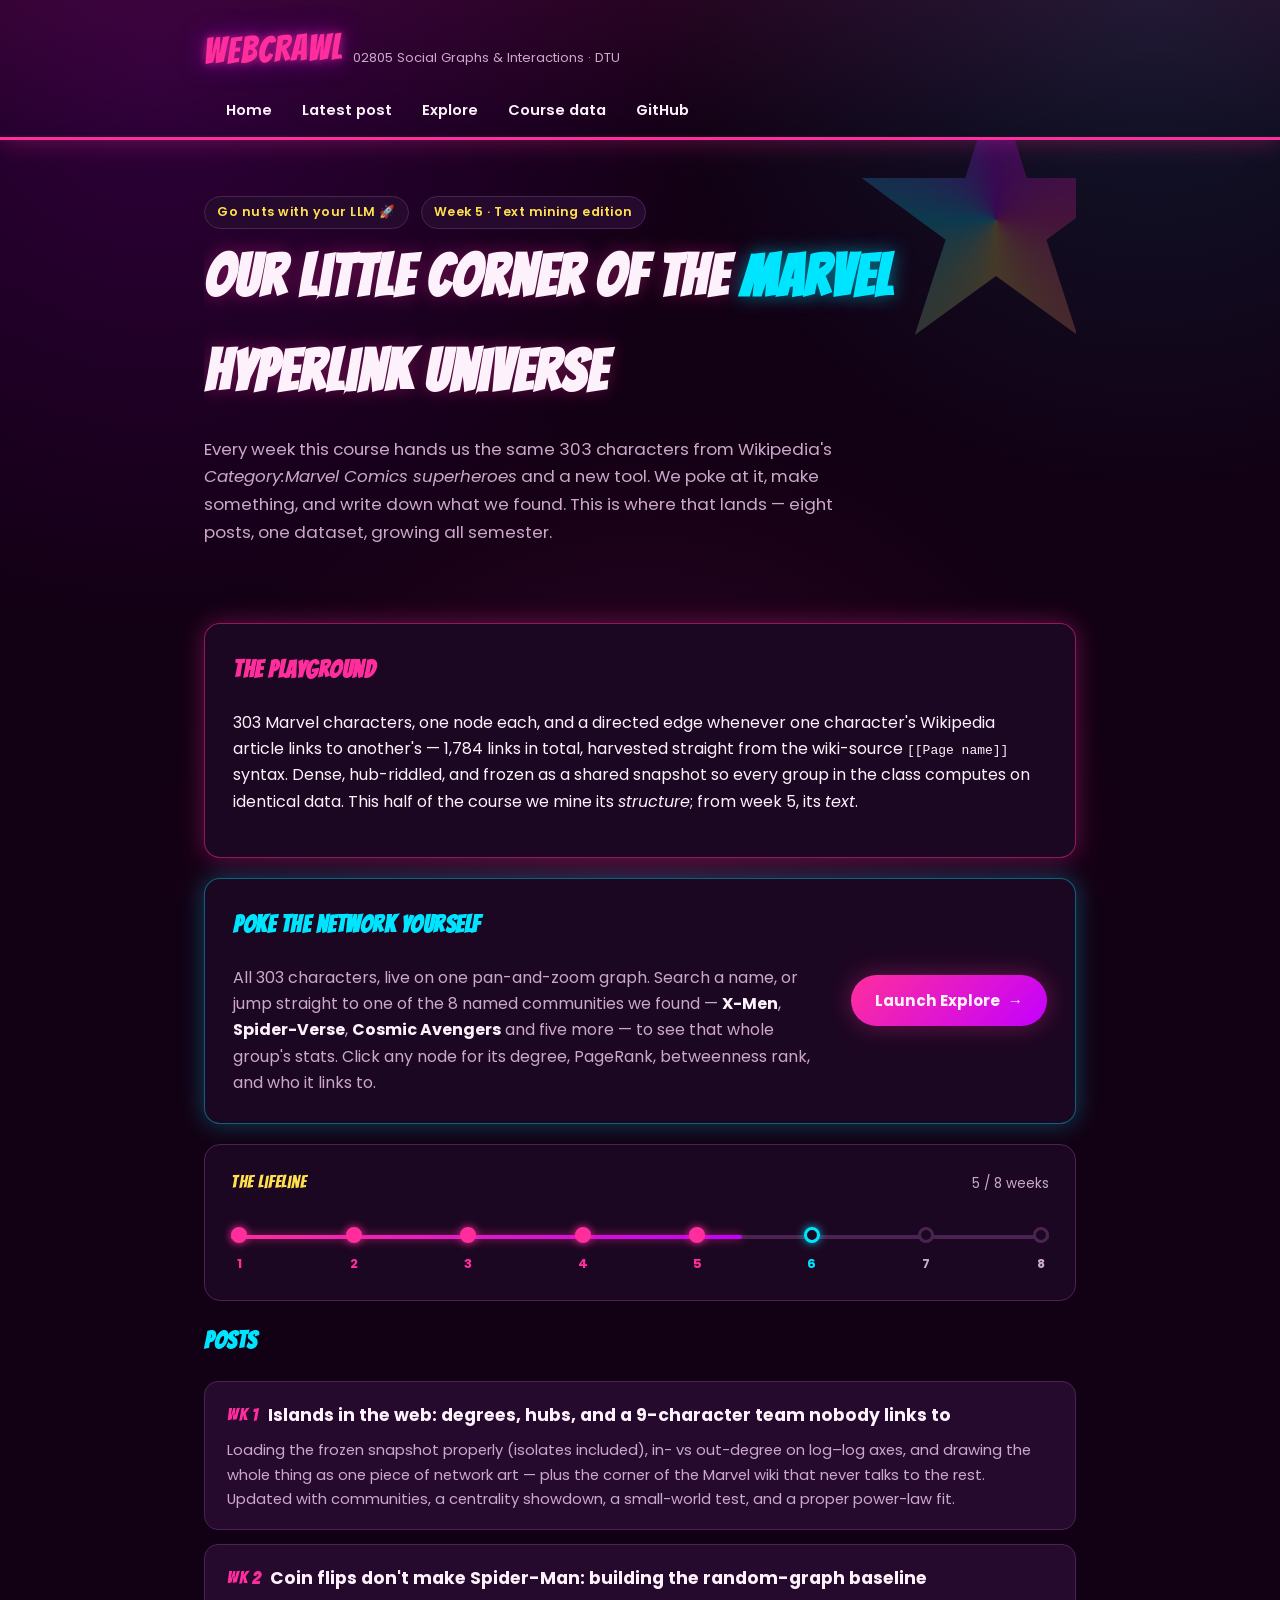
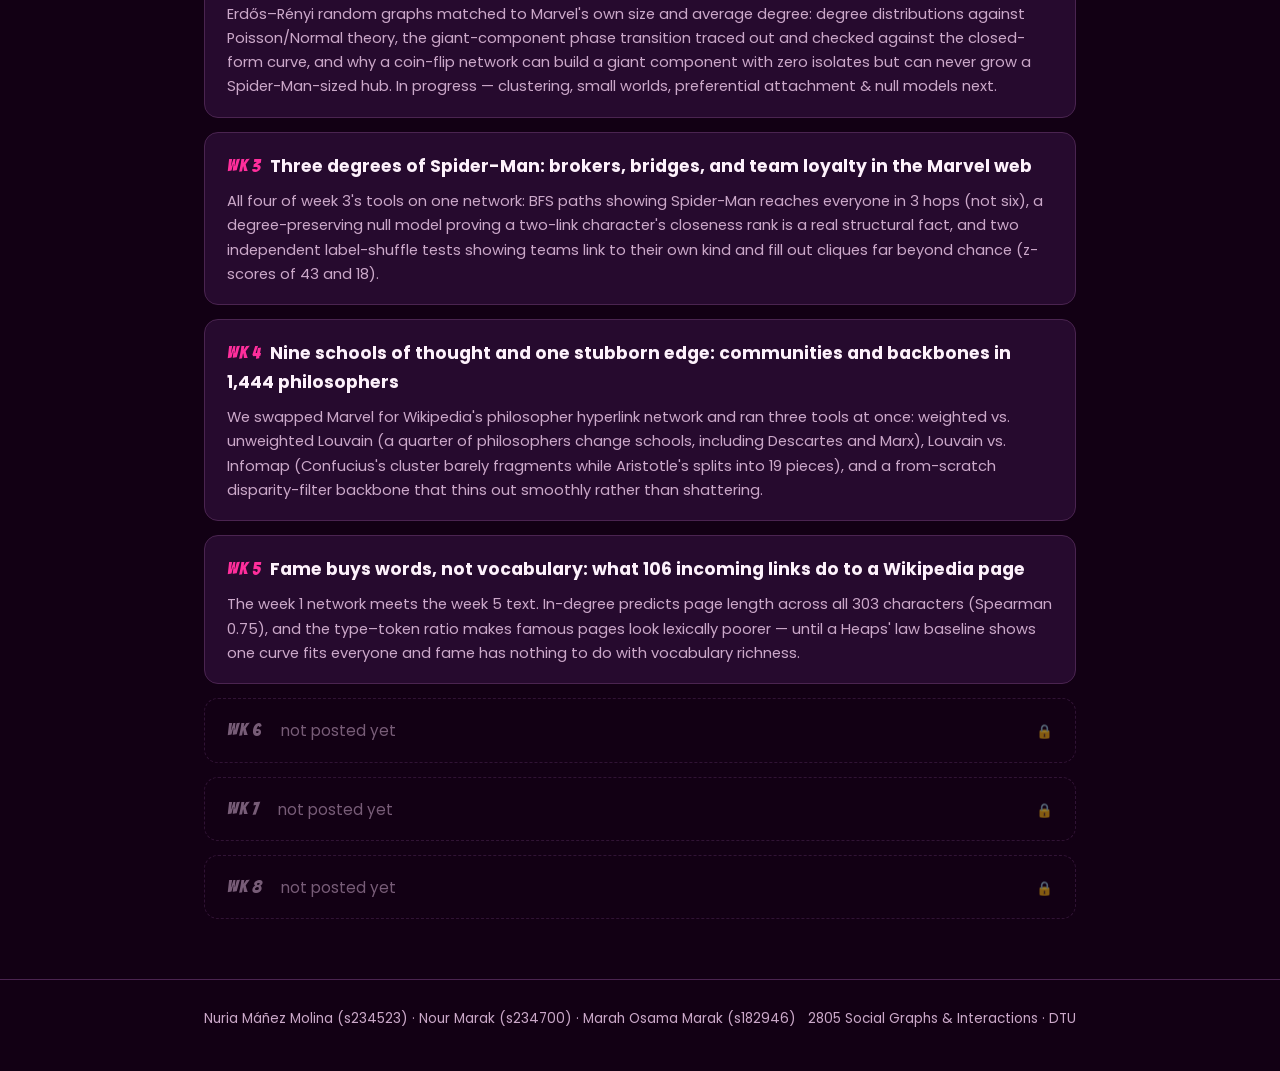
<file: index.html>
<!doctype html>
<html lang="en">
<head>
<meta charset="utf-8">
<meta name="viewport" content="width=device-width, initial-scale=1">
<title>WebCrawl — Social Graphs &amp; Interactions</title>
<meta name="description" content="A DTU Social Graphs and Interactions group site: weekly interactive data stories mined from the Marvel Comics superheroes hyperlink network.">
<link rel="stylesheet" href="assets/css/style.css">
<link rel="icon" type="image/svg+xml" href="assets/favicon.svg">

<meta property="og:type" content="website">
<meta property="og:title" content="WebCrawl — Social Graphs &amp; Interactions">
<meta property="og:description" content="A DTU group site mining the Marvel Comics superheroes Wikipedia hyperlink network, one go-nuts post a week.">
<meta property="og:image" content="https://nuuriiamanezz.github.io/social_graphs_class/assets/img/og-image.png">
<meta property="og:url" content="https://nuuriiamanezz.github.io/social_graphs_class/">
<meta name="twitter:card" content="summary_large_image">
<meta name="twitter:title" content="WebCrawl — Social Graphs &amp; Interactions">
<meta name="twitter:description" content="A DTU group site mining the Marvel Comics superheroes Wikipedia hyperlink network, one go-nuts post a week.">
<meta name="twitter:image" content="https://nuuriiamanezz.github.io/social_graphs_class/assets/img/og-image.png">
</head>
<body>

<header class="site">
  <div class="wrap">
    <div class="brand">
      <span class="logo">WebCrawl</span>
      <span class="tag">02805 Social Graphs &amp; Interactions · DTU</span>
    </div>
    <nav class="site-nav">
      <a href="index.html">Home</a>
      <a href="posts/week5.html">Latest post</a>
      <a href="explore.html">Explore</a>
      <a href="https://sunelehmann.com/socialgraphs2026-web/data/">Course data</a>
      <a href="https://github.com/nuuriiamanezz/social_graphs_class">GitHub</a>
    </nav>
  </div>
</header>

<main class="wrap">

  <section class="hero">
    <div class="burst"></div>
    <span class="chip">Go nuts with your LLM 🚀</span>
    <span class="chip">Week 5 · Text mining edition</span>
    <h1>Our little corner of the <span class="hl">Marvel</span> hyperlink universe</h1>
    <p class="lede">
      Every week this course hands us the same 303 characters from Wikipedia's
      <em>Category:Marvel Comics superheroes</em> and a new tool. We poke at it, make
      something, and write down what we found. This is where that lands — eight posts,
      one dataset, growing all semester.
    </p>
  </section>

  <div class="card pink">
    <h2 style="font-family:'Bangers',cursive; color:var(--hotpink); margin-top:0; letter-spacing:.5px;">
      The playground
    </h2>
    <p>
      303 Marvel characters, one node each, and a directed edge whenever one character's
      Wikipedia article links to another's — 1,784 links in total, harvested straight from
      the wiki-source <code>[[Page name]]</code> syntax. Dense, hub-riddled, and frozen as a
      shared snapshot so every group in the class computes on identical data. This half of
      the course we mine its <em>structure</em>; from week 5, its <em>text</em>.
    </p>
  </div>

  <div class="card cyan explore-cta">
    <div class="explore-cta-text">
      <h2 style="font-family:'Bangers',cursive; color:var(--cyan); margin-top:0; letter-spacing:.5px;">
        Poke the network yourself
      </h2>
      <p>
        All 303 characters, live on one pan-and-zoom graph. Search a name, or jump straight to one of
        the 8 named communities we found — <strong>X-Men</strong>, <strong>Spider-Verse</strong>,
        <strong>Cosmic Avengers</strong> and five more — to see that whole group's stats. Click any
        node for its degree, PageRank, betweenness rank, and who it links to.
      </p>
    </div>
    <a class="explore-cta-btn" href="explore.html">Launch Explore <span class="arrow">&rarr;</span></a>
  </div>

  <div class="card lifeline-card" aria-label="Semester progress">
  <div class="lifeline-top">
    <span class="lifeline-label">The lifeline</span>
    <span class="lifeline-count">5 / 8 weeks</span>
  </div>
  <div class="progress-track" style="--steps:8; --current:5;" role="img" aria-label="Progress: week 5 of 8 complete">
    <div class="progress-line"></div>
    <div class="progress-fill"></div>
    <div class="progress-steps">
      <div class="progress-step done"><span class="step-dot"></span><span class="step-label">1</span></div>
      <div class="progress-step done"><span class="step-dot"></span><span class="step-label">2</span></div>
      <div class="progress-step done"><span class="step-dot"></span><span class="step-label">3</span></div>
      <div class="progress-step done"><span class="step-dot"></span><span class="step-label">4</span></div>
      <div class="progress-step done"><span class="step-dot"></span><span class="step-label">5</span></div>
      <div class="progress-step next"><span class="step-dot"></span><span class="step-label">6</span></div>
      <div class="progress-step"><span class="step-dot"></span><span class="step-label">7</span></div>
      <div class="progress-step"><span class="step-dot"></span><span class="step-label">8</span></div>
    </div>
  </div>
  </div>

  <section class="post-list">
    <h2 style="font-family:'Bangers',cursive; color:var(--cyan); letter-spacing:.5px;">Posts</h2>

    <a class="post-link" href="posts/week1.html">
      <span class="week-badge">Wk 1</span><h3>Islands in the web: degrees, hubs, and a 9-character team nobody links to</h3>
      <p>Loading the frozen snapshot properly (isolates included), in- vs out-degree on log–log axes,
      and drawing the whole thing as one piece of network art — plus the corner of the Marvel wiki
      that never talks to the rest. Updated with communities, a centrality showdown, a small-world
      test, and a proper power-law fit.</p>
    </a>

    <a class="post-link" href="posts/week2.html">
      <span class="week-badge">Wk 2</span><h3>Coin flips don't make Spider-Man: building the random-graph baseline</h3>
      <p>Erdős–Rényi random graphs matched to Marvel's own size and average degree: degree
      distributions against Poisson/Normal theory, the giant-component phase transition
      traced out and checked against the closed-form curve, and why a coin-flip network
      can build a giant component with zero isolates but can never grow a Spider-Man-sized
      hub. In progress — clustering, small worlds, preferential attachment &amp; null
      models next.</p>
    </a>
    <a class="post-link" href="posts/week3.html">
      <span class="week-badge">Wk 3</span><h3>Three degrees of Spider-Man: brokers, bridges, and team loyalty in the Marvel web</h3>
      <p>All four of week 3's tools on one network: BFS paths showing Spider-Man reaches
      everyone in 3 hops (not six), a degree-preserving null model proving a two-link
      character's closeness rank is a real structural fact, and two independent
      label-shuffle tests showing teams link to their own kind and fill out cliques far
      beyond chance (z-scores of 43 and 18).</p>
    </a>
    <a class="post-link" href="posts/week4.html">
      <span class="week-badge">Wk 4</span><h3>Nine schools of thought and one stubborn edge: communities and backbones in 1,444 philosophers</h3>
      <p>We swapped Marvel for Wikipedia's philosopher hyperlink network and ran three tools
      at once: weighted vs. unweighted Louvain (a quarter of philosophers change schools,
      including Descartes and Marx), Louvain vs. Infomap (Confucius's cluster barely
      fragments while Aristotle's splits into 19 pieces), and a from-scratch disparity-filter
      backbone that thins out smoothly rather than shattering.</p>
    </a>
    <a class="post-link" href="posts/week5.html">
      <span class="week-badge">Wk 5</span><h3>Fame buys words, not vocabulary: what 106 incoming links do to a Wikipedia page</h3>
      <p>The week 1 network meets the week 5 text. In-degree predicts page length across all
      303 characters (Spearman 0.75), and the type&ndash;token ratio makes famous pages look
      lexically poorer &mdash; until a Heaps' law baseline shows one curve fits everyone and
      fame has nothing to do with vocabulary richness.</p>
    </a>
    <div class="post-placeholder"><span class="week-badge">Wk 6</span><span class="placeholder-label">not posted yet</span><span class="lock">🔒</span></div>
    <div class="post-placeholder"><span class="week-badge">Wk 7</span><span class="placeholder-label">not posted yet</span><span class="lock">🔒</span></div>
    <div class="post-placeholder"><span class="week-badge">Wk 8</span><span class="placeholder-label">not posted yet</span><span class="lock">🔒</span></div>

  </section>

</main>

<footer>
  <div class="wrap">
    <span id="group-credit">Nuria Máñez Molina (s234523) · Nour Marak (s234700) · Marah Osama Marak (s182946)</span>
    <span>2805 Social Graphs &amp; Interactions · DTU</span>
  </div>
</footer>

</body>
</html>
</file>
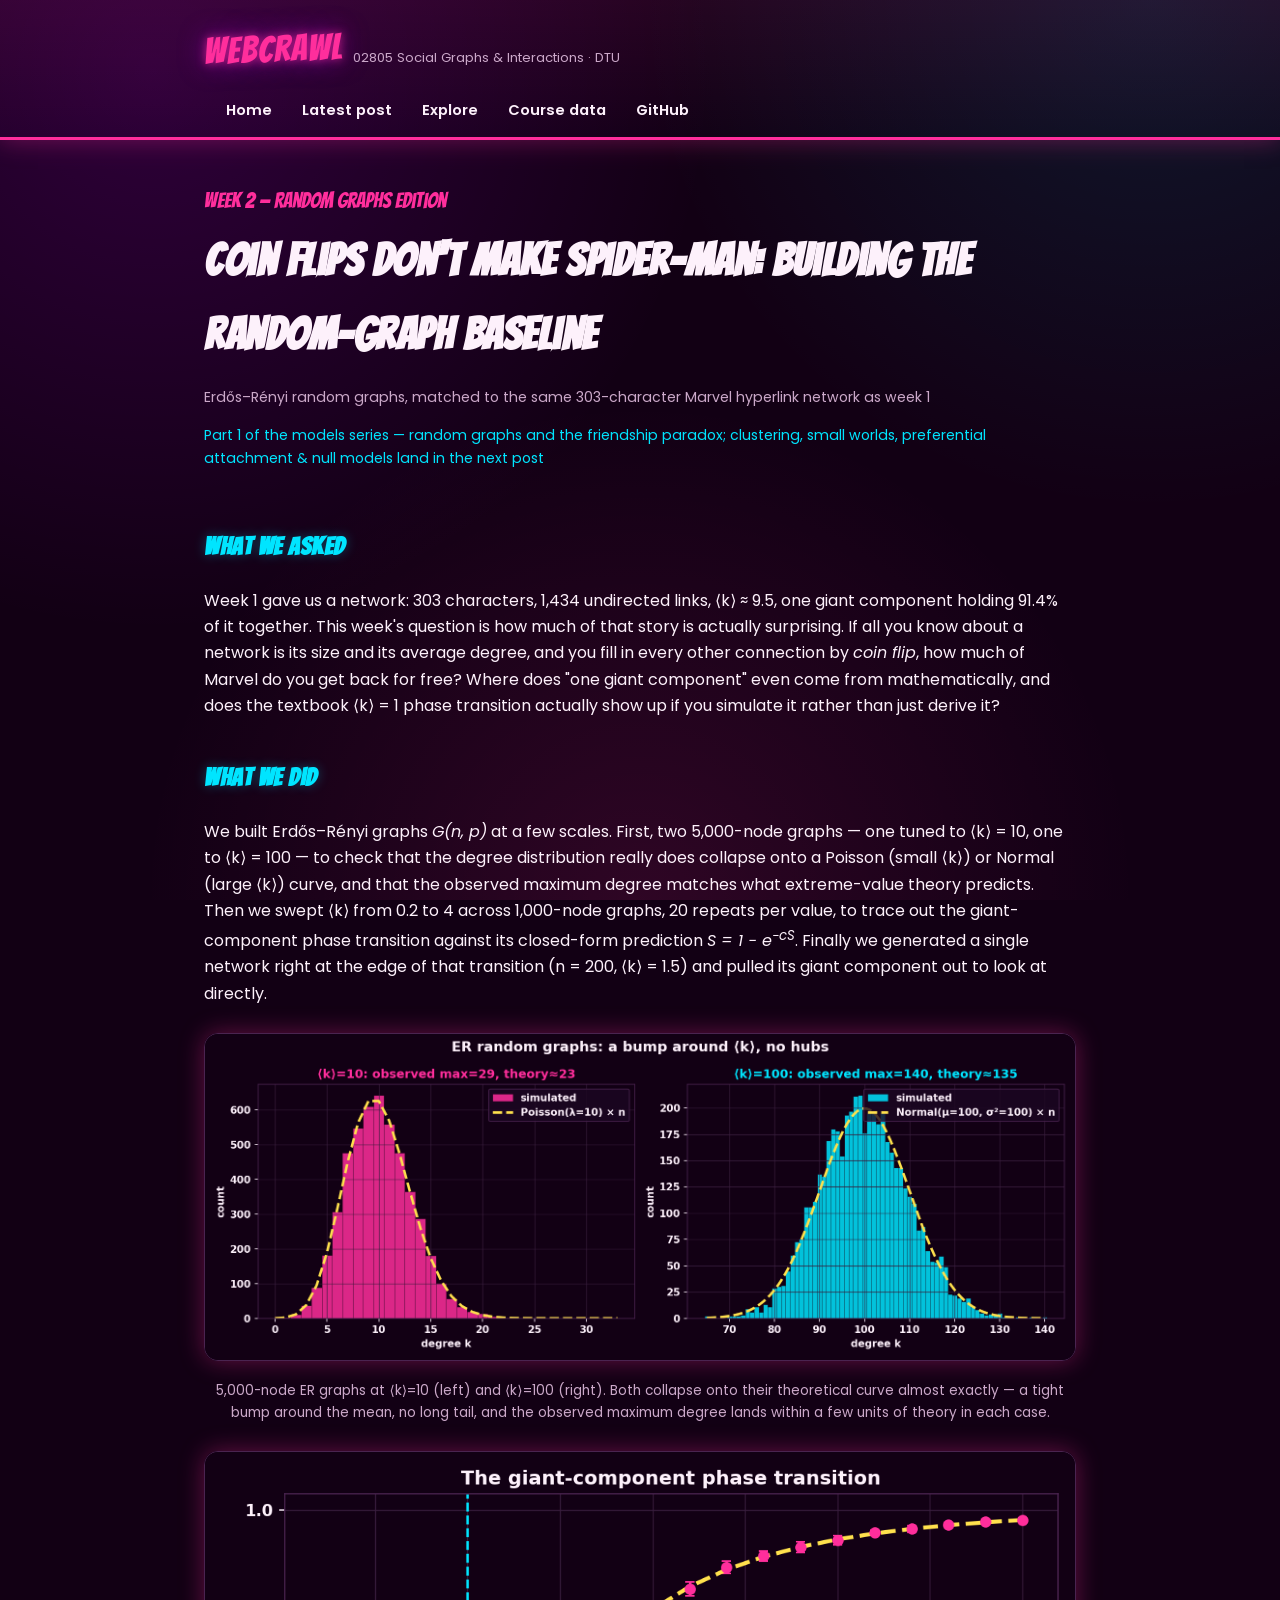
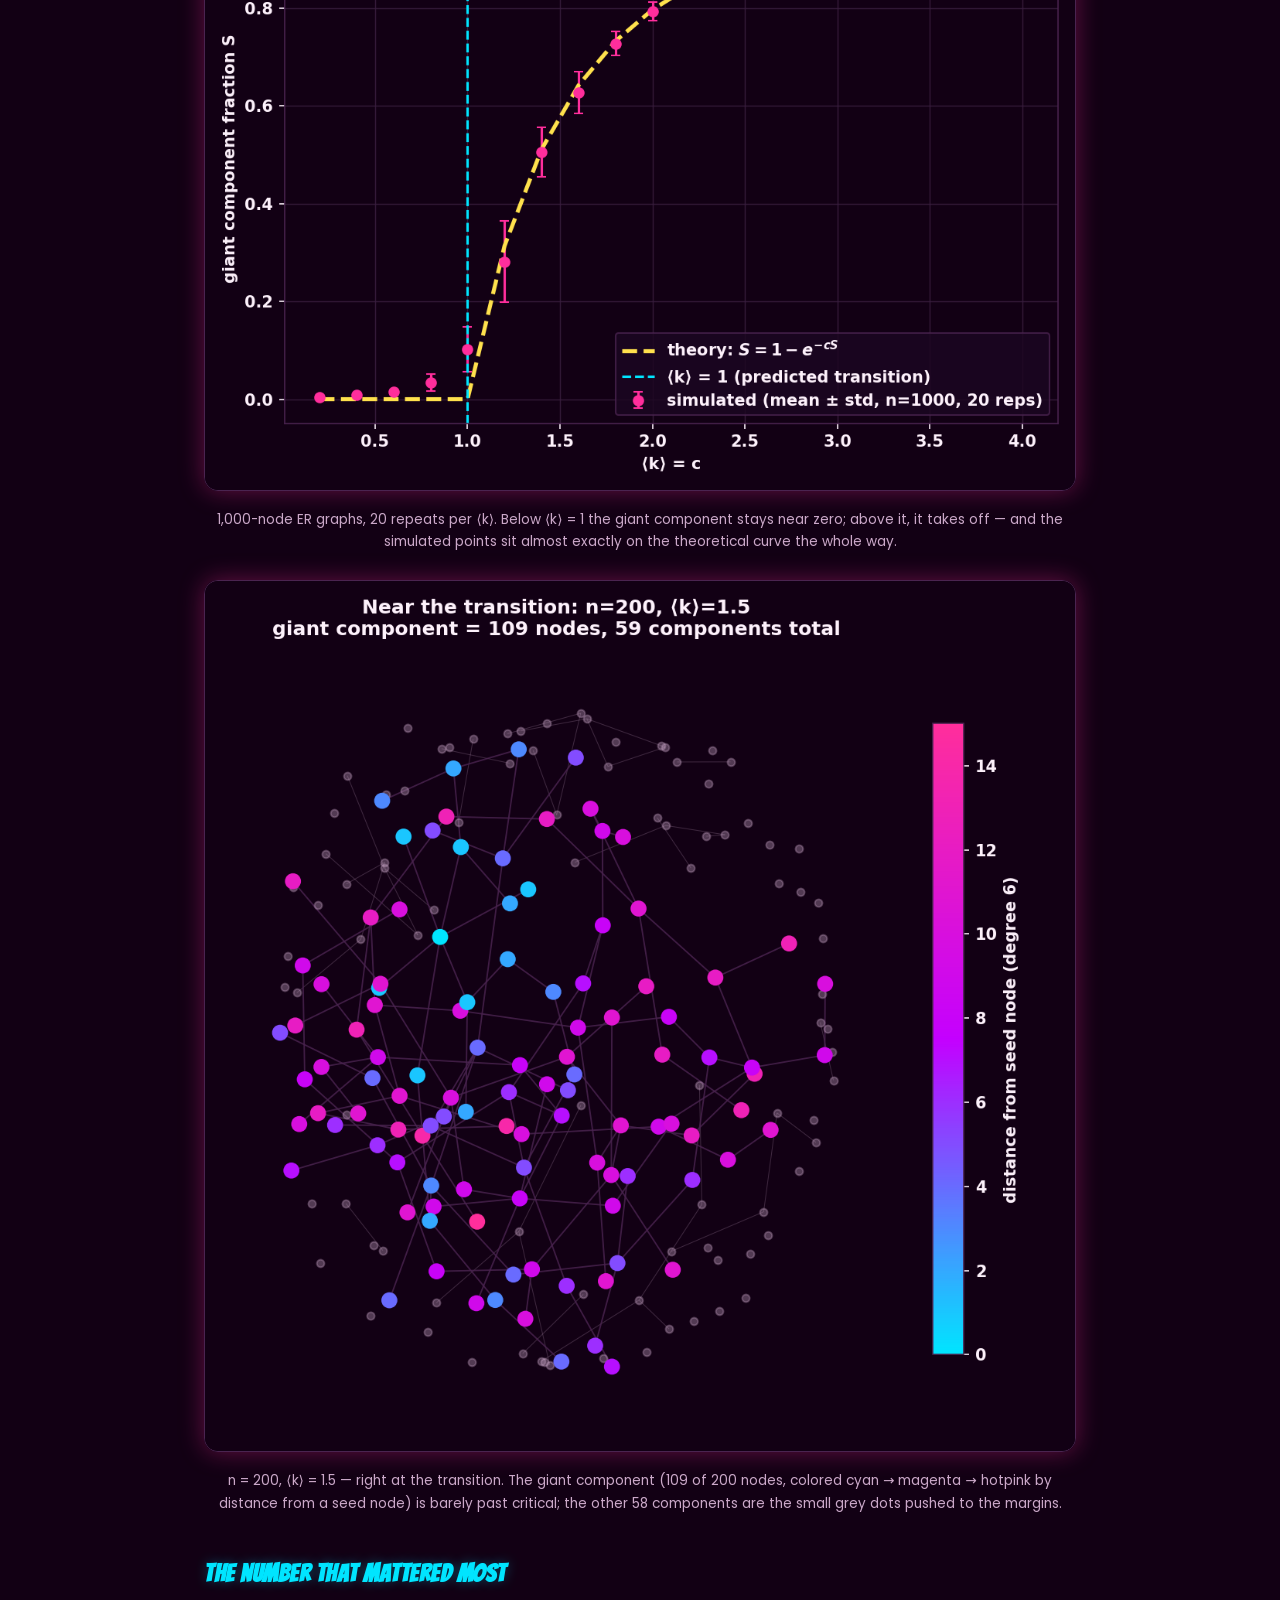
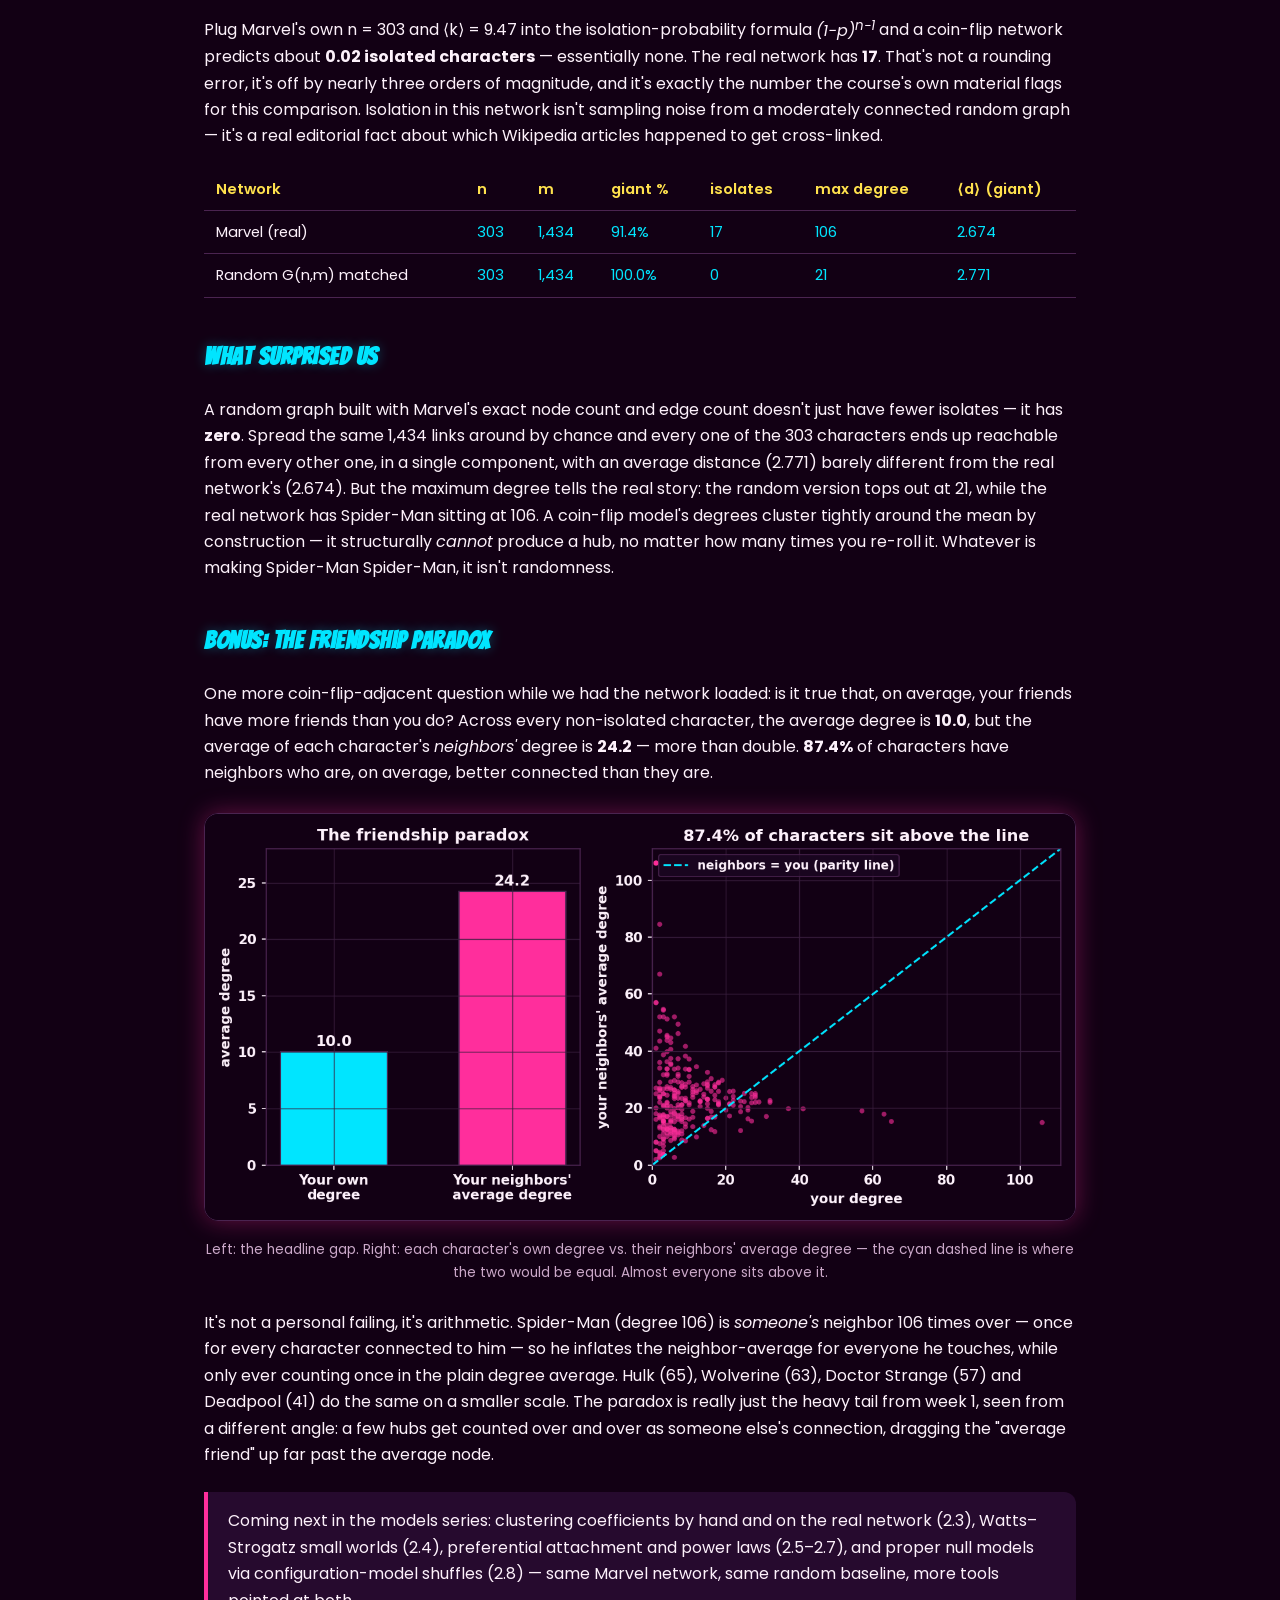
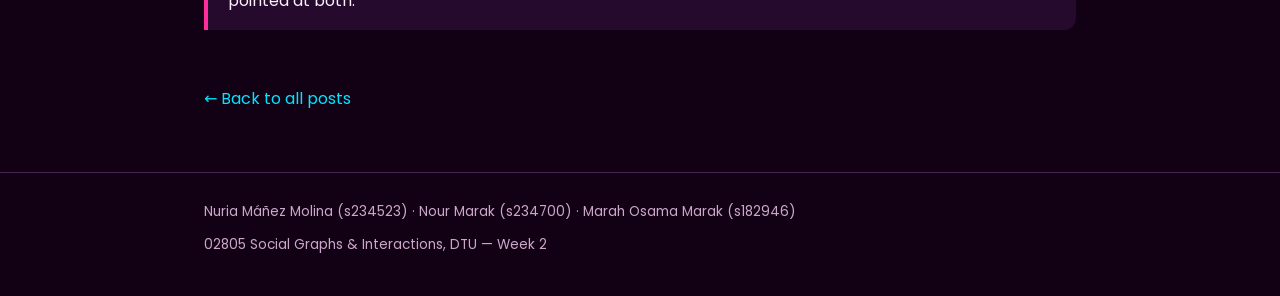
<file: posts/week2.html>
<!doctype html>
<html lang="en">
<head>
<meta charset="utf-8">
<meta name="viewport" content="width=device-width, initial-scale=1">
<title>Week 2 — Coin flips don't make Spider-Man | WebCrawl</title>
<meta name="description" content="Week 2, part 1: building an Erdős–Rényi random-graph baseline matched to the Marvel hyperlink network — degree distributions, the giant-component phase transition, and what a coin-flip model can't reproduce.">
<link rel="stylesheet" href="../assets/css/style.css">
<link rel="icon" type="image/svg+xml" href="../assets/favicon.svg">

<meta property="og:type" content="article">
<meta property="og:title" content="Week 2 — Coin flips don't make Spider-Man | WebCrawl">
<meta property="og:description" content="Building an Erdős–Rényi random-graph baseline matched to the Marvel hyperlink network: degree distributions, the giant-component phase transition, and what a coin-flip model can't reproduce.">
<meta property="og:image" content="https://nuuriiamanezz.github.io/social_graphs_class/assets/img/fig_giant_component_transition.png">
<meta property="og:url" content="https://nuuriiamanezz.github.io/social_graphs_class/posts/week2.html">
<meta name="twitter:card" content="summary_large_image">
<meta name="twitter:title" content="Week 2 — Coin flips don't make Spider-Man | WebCrawl">
<meta name="twitter:description" content="Building an Erdős–Rényi random-graph baseline matched to the Marvel hyperlink network: degree distributions, the giant-component phase transition, and what a coin-flip model can't reproduce.">
<meta name="twitter:image" content="https://nuuriiamanezz.github.io/social_graphs_class/assets/img/fig_giant_component_transition.png">
</head>
<body>

<header class="site">
  <div class="wrap">
    <div class="brand">
      <span class="logo">WebCrawl</span>
      <span class="tag">02805 Social Graphs &amp; Interactions · DTU</span>
    </div>
    <nav class="site-nav">
      <a href="../index.html">Home</a>
      <a href="week3.html">Latest post</a>
      <a href="../explore.html">Explore</a>
      <a href="https://sunelehmann.com/socialgraphs2026-web/data/">Course data</a>
      <a href="https://github.com/nuuriiamanezz/social_graphs_class">GitHub</a>
    </nav>
  </div>
</header>

<main class="wrap">

  <div class="post-header">
    <span class="week-badge">Week 2 — Random graphs edition</span>
    <h1>Coin flips don't make Spider-Man: building the random-graph baseline</h1>
    <p class="post-meta">Erdős–Rényi random graphs, matched to the same 303-character Marvel hyperlink network as week 1</p>
    <p class="post-meta" style="color:var(--cyan);">Part 1 of the models series — random graphs and the friendship paradox; clustering, small worlds, preferential attachment &amp; null models land in the next post</p>
  </div>

  <article>

    <h2>What we asked</h2>
    <p>
      Week 1 gave us a network: 303 characters, 1,434 undirected links, ⟨k⟩ ≈ 9.5, one
      giant component holding 91.4% of it together. This week's question is how much of
      that story is actually surprising. If all you know about a network is its size and
      its average degree, and you fill in every other connection by <em>coin flip</em>,
      how much of Marvel do you get back for free? Where does "one giant component"
      even come from mathematically, and does the textbook ⟨k⟩ = 1 phase transition
      actually show up if you simulate it rather than just derive it?
    </p>

    <h2>What we did</h2>
    <p>
      We built Erdős–Rényi graphs <em>G(n, p)</em> at a few scales. First, two 5,000-node
      graphs — one tuned to ⟨k⟩ = 10, one to ⟨k⟩ = 100 — to check that the degree
      distribution really does collapse onto a Poisson (small ⟨k⟩) or Normal (large ⟨k⟩)
      curve, and that the observed maximum degree matches what extreme-value theory
      predicts. Then we swept ⟨k⟩ from 0.2 to 4 across 1,000-node graphs, 20 repeats per
      value, to trace out the giant-component phase transition against its closed-form
      prediction <em>S = 1&nbsp;&minus;&nbsp;e<sup>&minus;cS</sup></em>. Finally we generated
      a single network right at the edge of that transition (n = 200, ⟨k⟩ = 1.5) and pulled
      its giant component out to look at directly.
    </p>

    <figure>
      <img src="../assets/img/fig_er_degree_dist.png" alt="Two histograms of degree distributions for Erdos-Renyi random graphs with 5000 nodes: left panel at average degree 10 in hotpink with a Poisson overlay, right panel at average degree 100 in cyan with a Normal overlay, both showing a tight bump around the mean with a dashed yellow theoretical curve.">
      <figcaption>
        5,000-node ER graphs at ⟨k⟩=10 (left) and ⟨k⟩=100 (right). Both collapse onto their
        theoretical curve almost exactly — a tight bump around the mean, no long tail, and
        the observed maximum degree lands within a few units of theory in each case.
      </figcaption>
    </figure>

    <figure>
      <img src="../assets/img/fig_giant_component_transition.png" alt="Scatter plot with error bars showing the giant component fraction as a function of average degree, rising sharply from near zero to near one around average degree 1, overlaid with a dashed yellow theoretical curve and a cyan dashed vertical line marking the predicted transition at average degree 1.">
      <figcaption>
        1,000-node ER graphs, 20 repeats per ⟨k⟩. Below ⟨k⟩ = 1 the giant component stays
        near zero; above it, it takes off — and the simulated points sit almost exactly on
        the theoretical curve the whole way.
      </figcaption>
    </figure>

    <figure>
      <img src="../assets/img/fig_near_transition_viz.png" alt="Network diagram of a 200-node random graph at average degree 1.5, drawn near the phase transition. The giant component of 109 nodes is highlighted with a cyan-to-magenta-to-hotpink color gradient showing distance from a seed node, while the remaining nodes scattered outside it are shown as small dim grey dots.">
      <figcaption>
        n = 200, ⟨k⟩ = 1.5 — right at the transition. The giant component (109 of 200
        nodes, colored cyan → magenta → hotpink by distance from a seed node) is barely
        past critical; the other 58 components are the small grey dots pushed to the
        margins.
      </figcaption>
    </figure>

    <h2>The number that mattered most</h2>
    <p>
      Plug Marvel's own n = 303 and ⟨k⟩ = 9.47 into the isolation-probability formula
      <em>(1&minus;p)<sup>n&minus;1</sup></em> and a coin-flip network predicts about
      <strong>0.02 isolated characters</strong> &mdash; essentially none. The real network
      has <strong>17</strong>. That's not a rounding error, it's off by nearly three orders
      of magnitude, and it's exactly the number the course's own material flags for this
      comparison. Isolation in this network isn't sampling noise from a moderately
      connected random graph &mdash; it's a real editorial fact about which Wikipedia
      articles happened to get cross-linked.
    </p>

    <table class="stat-table">
      <thead>
        <tr><th>Network</th><th class="num">n</th><th class="num">m</th><th class="num">giant %</th><th class="num">isolates</th><th class="num">max degree</th><th class="num">⟨d⟩ (giant)</th></tr>
      </thead>
      <tbody>
        <tr><td>Marvel (real)</td><td class="num">303</td><td class="num">1,434</td><td class="num">91.4%</td><td class="num">17</td><td class="num">106</td><td class="num">2.674</td></tr>
        <tr><td>Random G(n,m) matched</td><td class="num">303</td><td class="num">1,434</td><td class="num">100.0%</td><td class="num">0</td><td class="num">21</td><td class="num">2.771</td></tr>
      </tbody>
    </table>

    <h2>What surprised us</h2>
    <p>
      A random graph built with Marvel's exact node count and edge count doesn't just
      have fewer isolates &mdash; it has <strong>zero</strong>. Spread the same 1,434 links
      around by chance and every one of the 303 characters ends up reachable from every
      other one, in a single component, with an average distance (2.771) barely different
      from the real network's (2.674). But the maximum degree tells the real story: the
      random version tops out at 21, while the real network has Spider-Man sitting at 106.
      A coin-flip model's degrees cluster tightly around the mean by construction &mdash;
      it structurally <em>cannot</em> produce a hub, no matter how many times you re-roll
      it. Whatever is making Spider-Man Spider-Man, it isn't randomness.
    </p>

    <h2>Bonus: the friendship paradox</h2>
    <p>
      One more coin-flip-adjacent question while we had the network loaded: is it true
      that, on average, your friends have more friends than you do? Across every
      non-isolated character, the average degree is <strong>10.0</strong>, but the
      average of each character's <em>neighbors'</em> degree is <strong>24.2</strong>
      &mdash; more than double. <strong>87.4%</strong> of characters have neighbors who
      are, on average, better connected than they are.
    </p>

    <figure>
      <img src="../assets/img/fig_friendship_paradox.png" alt="Left panel: bar chart comparing average degree (10.0) to average neighbor degree (24.2). Right panel: scatter plot of each character's degree against their neighbors' average degree, with most points sitting above the y=x parity line, showing 87.4% of characters have more-popular neighbors.">
      <figcaption>
        Left: the headline gap. Right: each character's own degree vs. their neighbors'
        average degree &mdash; the cyan dashed line is where the two would be equal.
        Almost everyone sits above it.
      </figcaption>
    </figure>

    <p>
      It's not a personal failing, it's arithmetic. Spider-Man (degree 106) is
      <em>someone's</em> neighbor 106 times over &mdash; once for every character
      connected to him &mdash; so he inflates the neighbor-average for everyone he
      touches, while only ever counting once in the plain degree average. Hulk (65),
      Wolverine (63), Doctor Strange (57) and Deadpool (41) do the same on a smaller
      scale. The paradox is really just the heavy tail from week 1, seen from a
      different angle: a few hubs get counted over and over as someone else's
      connection, dragging the "average friend" up far past the average node.
    </p>

    <div class="callout">
      Coming next in the models series: clustering coefficients by hand and on the real
      network (2.3), Watts&ndash;Strogatz small worlds (2.4), preferential attachment and
      power laws (2.5&ndash;2.7), and proper null models via configuration-model shuffles
      (2.8) &mdash; same Marvel network, same random baseline, more tools pointed at both.
    </div>

  </article>

  <a class="back-link" href="../index.html">&larr; Back to all posts</a>

</main>

<footer>
  <div class="wrap">
    <span id="group-credit">Nuria Máñez Molina (s234523) · Nour Marak (s234700) · Marah Osama Marak (s182946)</span>
    <span>02805 Social Graphs &amp; Interactions, DTU — Week 2</span>
  </div>
</footer>

</body>
</html>
</file>
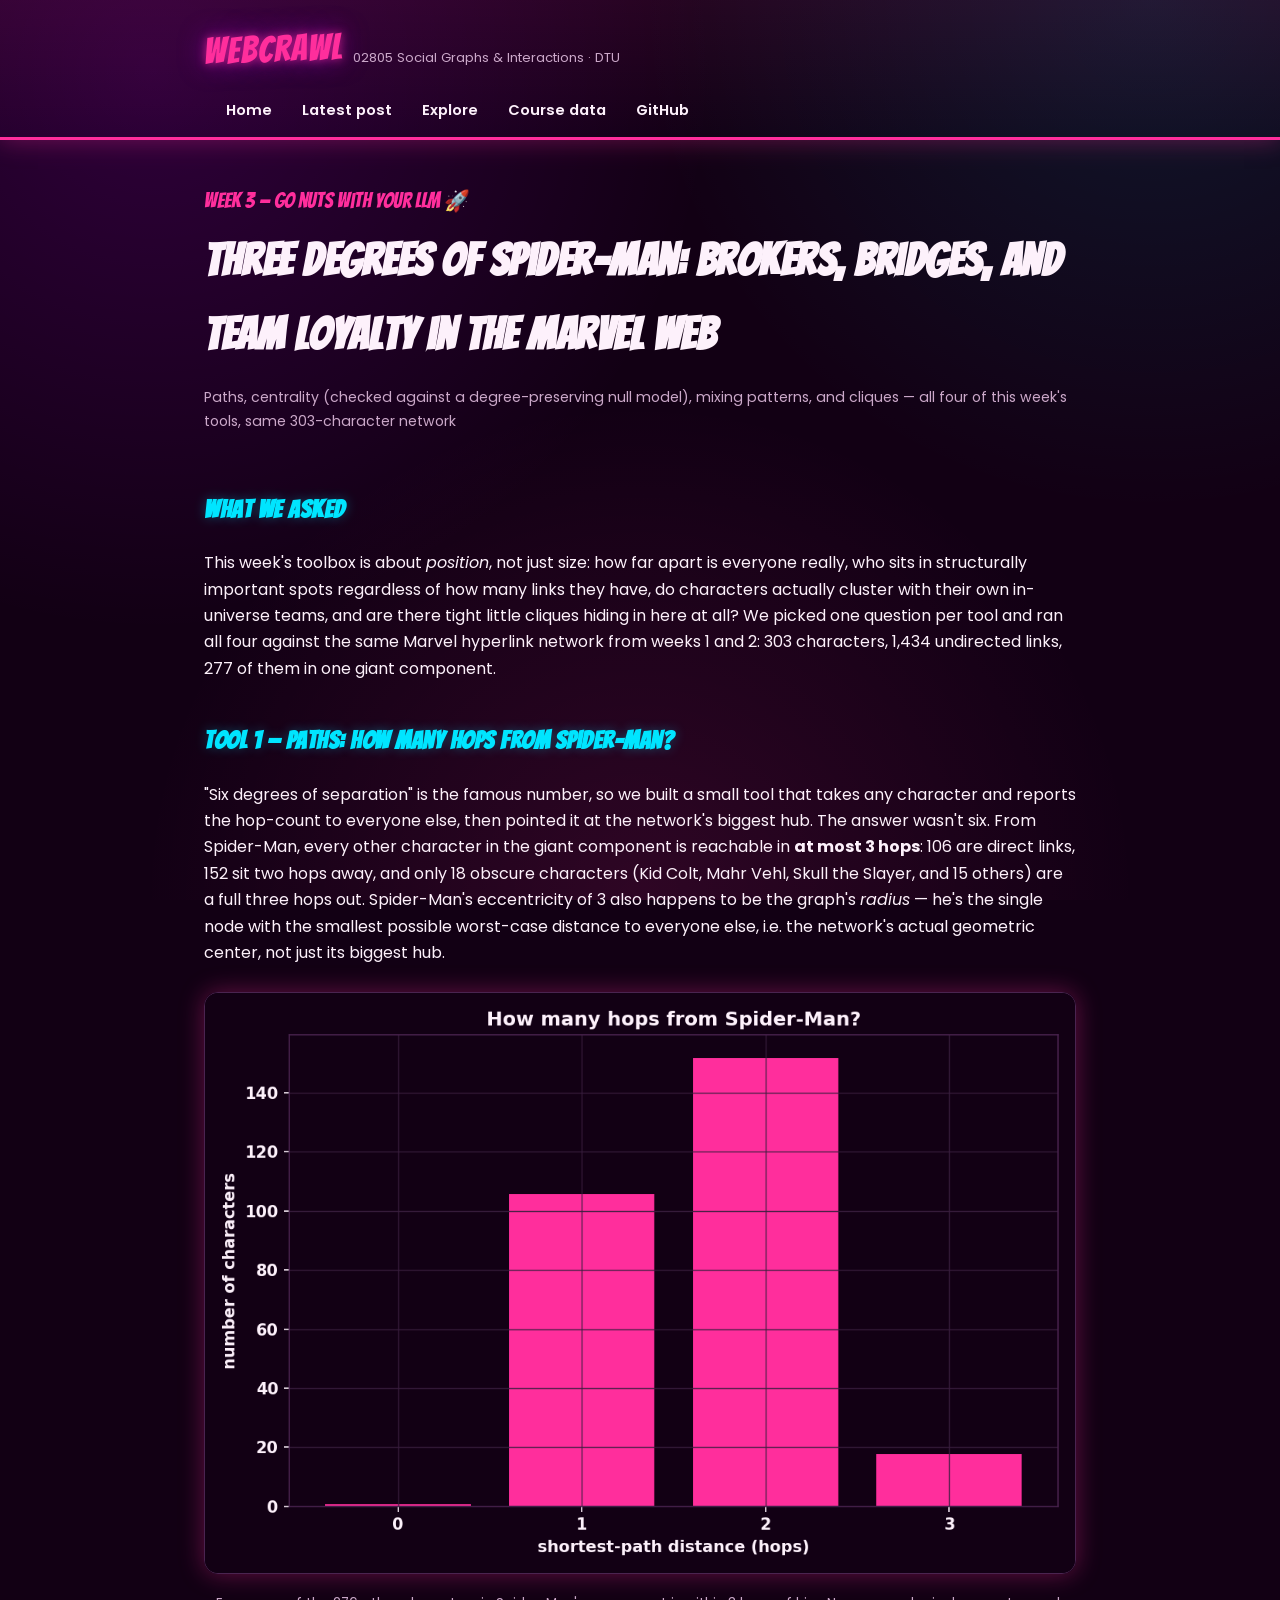
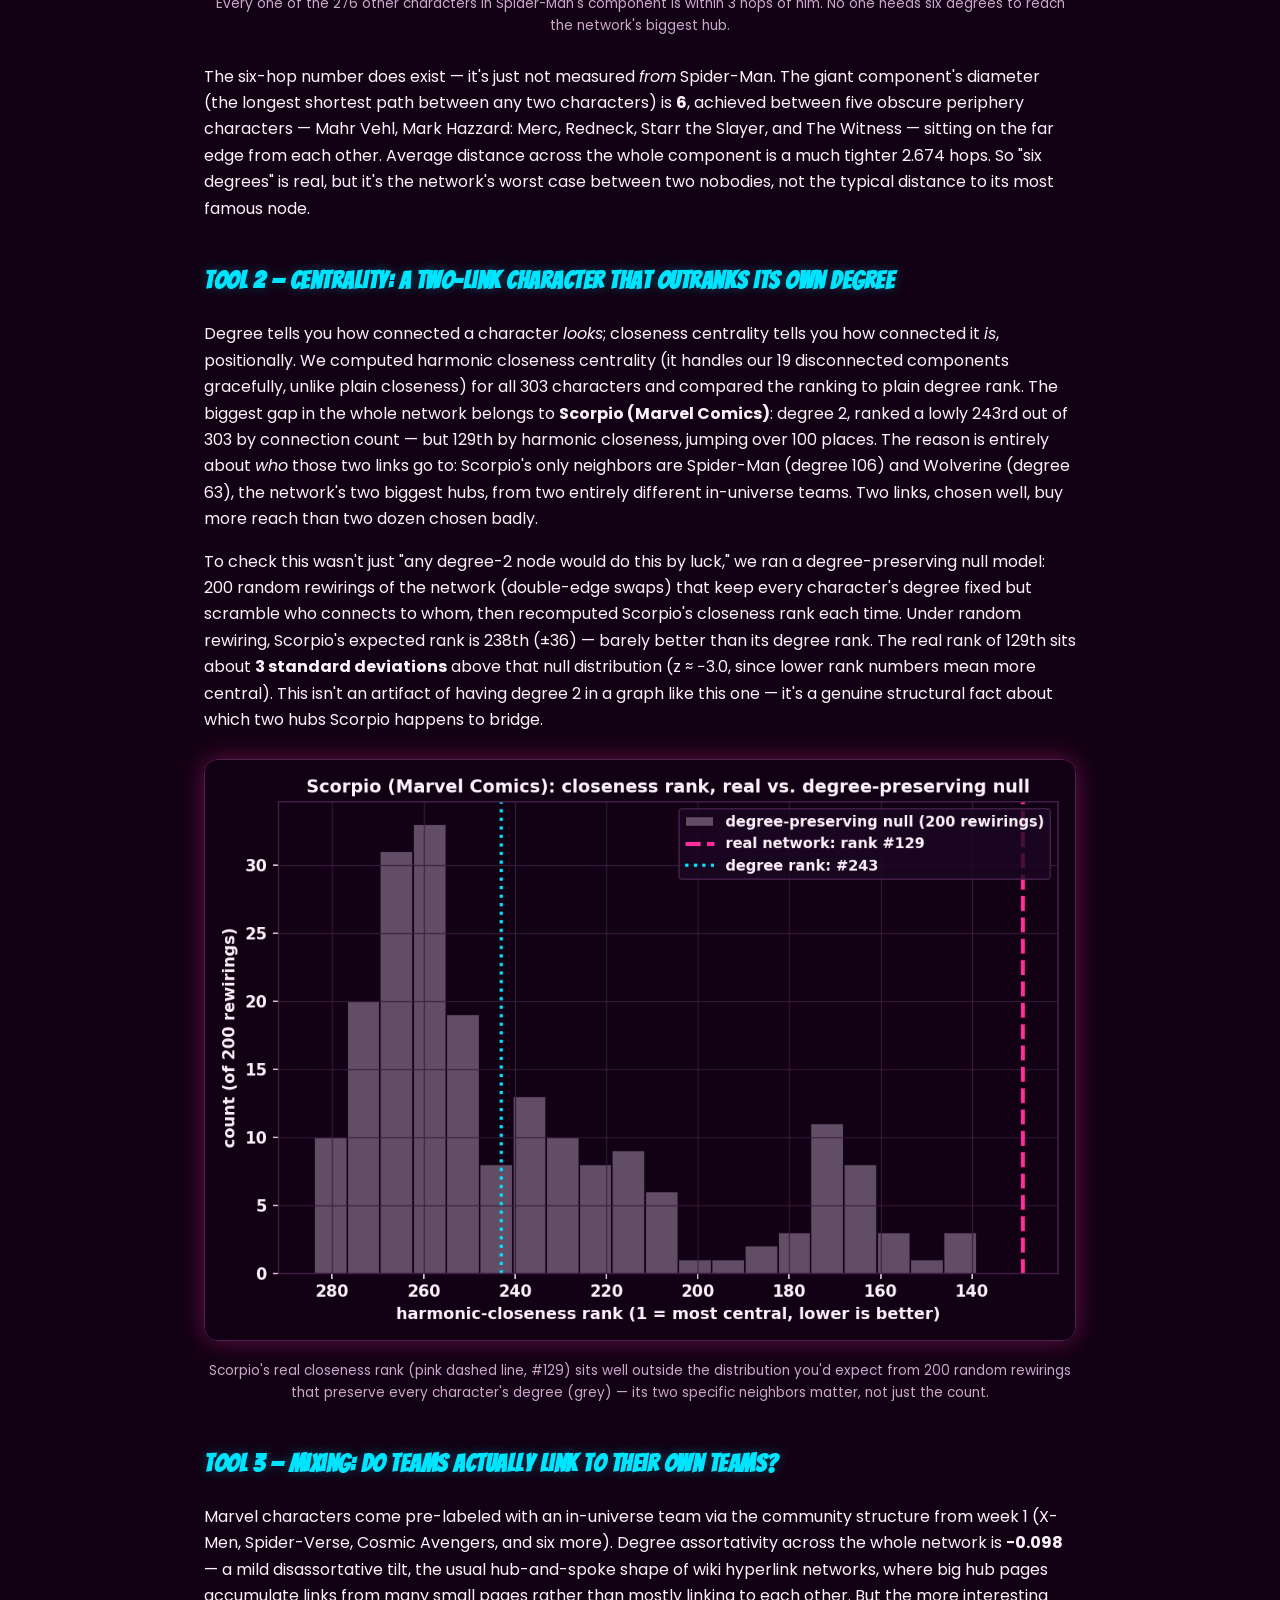
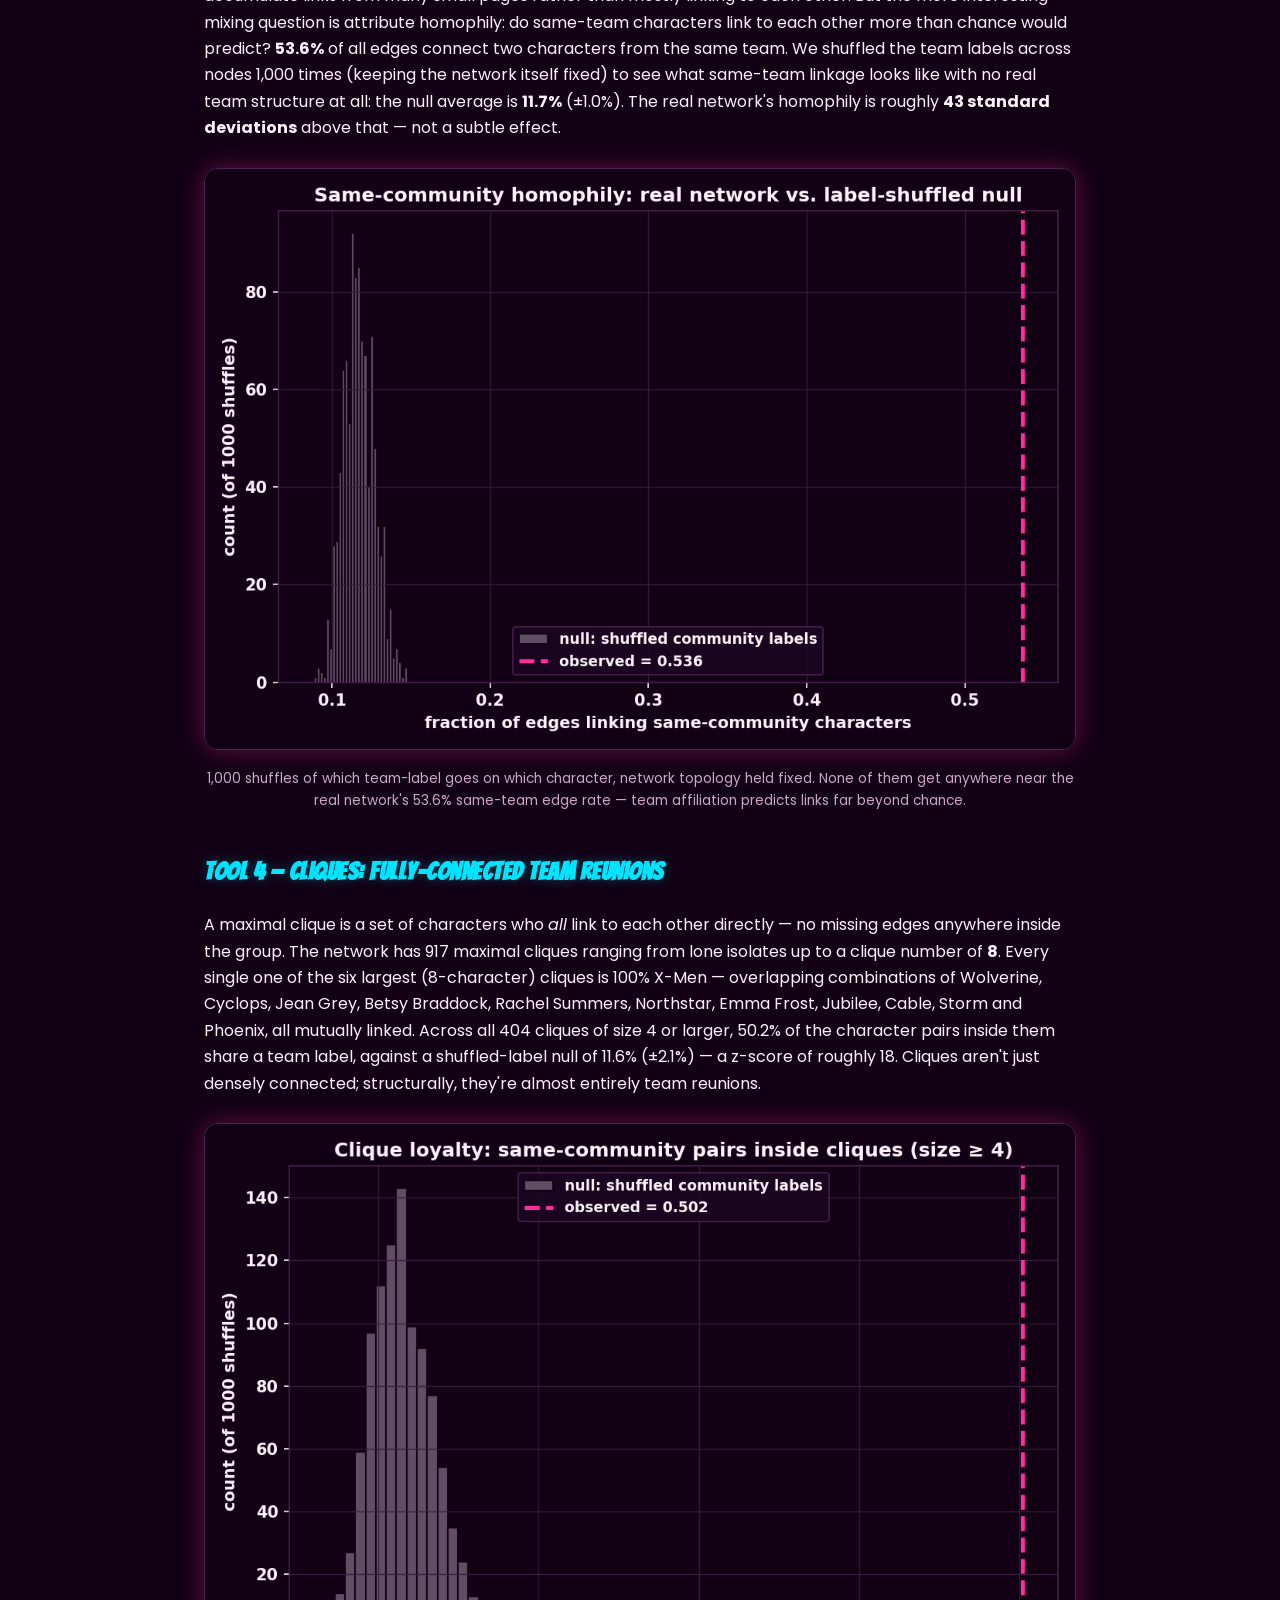
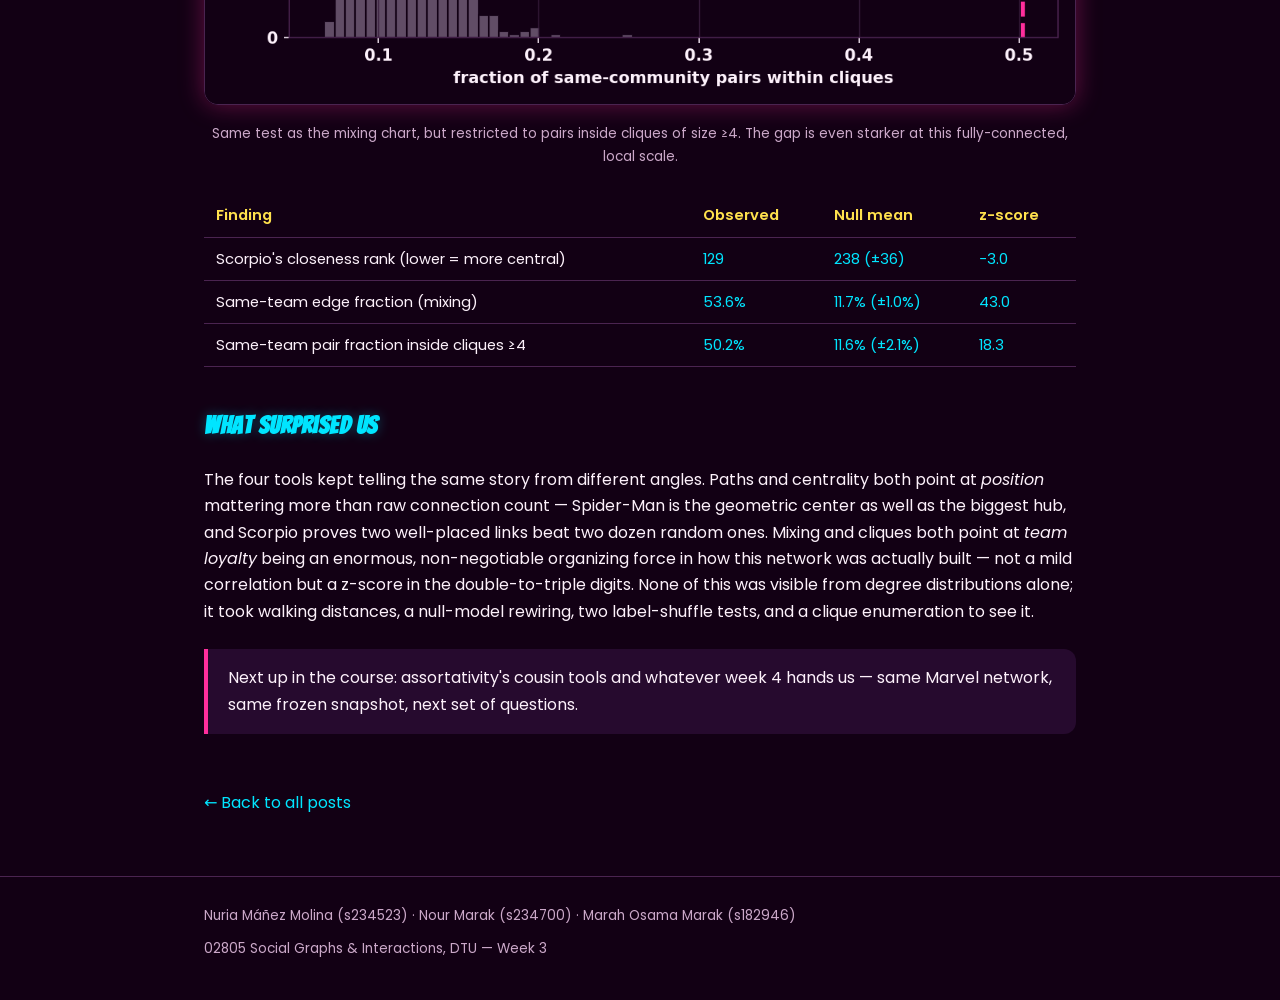
<file: posts/week3.html>
<!doctype html>
<html lang="en">
<head>
<meta charset="utf-8">
<meta name="viewport" content="width=device-width, initial-scale=1">
<title>Week 3 — Three degrees of Spider-Man | WebCrawl</title>
<meta name="description" content="Week 3: paths, centrality with a degree-preserving null-model check, mixing patterns, and cliques on the Marvel hyperlink network — Spider-Man's 3-hop reach, a two-link broker that outranks its own degree, and teams that overwhelmingly stick to their own kind.">
<link rel="stylesheet" href="../assets/css/style.css">
<link rel="icon" type="image/svg+xml" href="../assets/favicon.svg">

<meta property="og:type" content="article">
<meta property="og:title" content="Week 3 — Three degrees of Spider-Man | WebCrawl">
<meta property="og:description" content="Paths, centrality (with a null-model gut-check), mixing patterns, and cliques on the Marvel hyperlink network — same 303 characters, four new tools.">
<meta property="og:image" content="https://nuuriiamanezz.github.io/social_graphs_class/assets/img/fig_mixing_homophily.png">
<meta property="og:url" content="https://nuuriiamanezz.github.io/social_graphs_class/posts/week3.html">
<meta name="twitter:card" content="summary_large_image">
<meta name="twitter:title" content="Week 3 — Three degrees of Spider-Man | WebCrawl">
<meta name="twitter:description" content="Paths, centrality (with a null-model gut-check), mixing patterns, and cliques on the Marvel hyperlink network — same 303 characters, four new tools.">
<meta name="twitter:image" content="https://nuuriiamanezz.github.io/social_graphs_class/assets/img/fig_mixing_homophily.png">
</head>
<body>

<header class="site">
  <div class="wrap">
    <div class="brand">
      <span class="logo">WebCrawl</span>
      <span class="tag">02805 Social Graphs &amp; Interactions · DTU</span>
    </div>
    <nav class="site-nav">
      <a href="../index.html">Home</a>
      <a href="week3.html">Latest post</a>
      <a href="../explore.html">Explore</a>
      <a href="https://sunelehmann.com/socialgraphs2026-web/data/">Course data</a>
      <a href="https://github.com/nuuriiamanezz/social_graphs_class">GitHub</a>
    </nav>
  </div>
</header>

<main class="wrap">

  <div class="post-header">
    <span class="week-badge">Week 3 — Go nuts with your LLM 🚀</span>
    <h1>Three degrees of Spider-Man: brokers, bridges, and team loyalty in the Marvel web</h1>
    <p class="post-meta">Paths, centrality (checked against a degree-preserving null model), mixing patterns, and cliques — all four of this week's tools, same 303-character network</p>
  </div>

  <article>

    <h2>What we asked</h2>
    <p>
      This week's toolbox is about <em>position</em>, not just size: how far apart is
      everyone really, who sits in structurally important spots regardless of how many
      links they have, do characters actually cluster with their own in-universe teams,
      and are there tight little cliques hiding in here at all? We picked one question
      per tool and ran all four against the same Marvel hyperlink network from weeks 1
      and 2: 303 characters, 1,434 undirected links, 277 of them in one giant component.
    </p>

    <h2>Tool 1 — Paths: how many hops from Spider-Man?</h2>
    <p>
      "Six degrees of separation" is the famous number, so we built a small tool that
      takes any character and reports the hop-count to everyone else, then pointed it
      at the network's biggest hub. The answer wasn't six. From Spider-Man, every other
      character in the giant component is reachable in <strong>at most 3 hops</strong>:
      106 are direct links, 152 sit two hops away, and only 18 obscure characters
      (Kid Colt, Mahr Vehl, Skull the Slayer, and 15 others) are a full three hops out.
      Spider-Man's eccentricity of 3 also happens to be the graph's <em>radius</em> —
      he's the single node with the smallest possible worst-case distance to everyone
      else, i.e. the network's actual geometric center, not just its biggest hub.
    </p>

    <figure>
      <img src="../assets/img/fig_six_degrees.png" alt="Bar chart of shortest-path distance from Spider-Man to every other character in the giant component: 106 characters at distance 1, 152 at distance 2, and 18 at distance 3, with none farther away.">
      <figcaption>
        Every one of the 276 other characters in Spider-Man's component is within 3 hops
        of him. No one needs six degrees to reach the network's biggest hub.
      </figcaption>
    </figure>

    <p>
      The six-hop number does exist &mdash; it's just not measured <em>from</em> Spider-Man.
      The giant component's diameter (the longest shortest path between any two
      characters) is <strong>6</strong>, achieved between five obscure periphery
      characters &mdash; Mahr Vehl, Mark Hazzard: Merc, Redneck, Starr the Slayer, and
      The Witness &mdash; sitting on the far edge from each other. Average distance
      across the whole component is a much tighter 2.674 hops. So "six degrees" is real,
      but it's the network's worst case between two nobodies, not the typical distance
      to its most famous node.
    </p>

    <h2>Tool 2 — Centrality: a two-link character that outranks its own degree</h2>
    <p>
      Degree tells you how connected a character <em>looks</em>; closeness centrality
      tells you how connected it <em>is</em>, positionally. We computed harmonic
      closeness centrality (it handles our 19 disconnected components gracefully,
      unlike plain closeness) for all 303 characters and compared the ranking to plain
      degree rank. The biggest gap in the whole network belongs to
      <strong>Scorpio (Marvel Comics)</strong>: degree 2, ranked a lowly 243rd out of
      303 by connection count &mdash; but 129th by harmonic closeness, jumping over 100
      places. The reason is entirely about <em>who</em> those two links go to: Scorpio's
      only neighbors are Spider-Man (degree 106) and Wolverine (degree 63), the
      network's two biggest hubs, from two entirely different in-universe teams.
      Two links, chosen well, buy more reach than two dozen chosen badly.
    </p>

    <p>
      To check this wasn't just "any degree-2 node would do this by luck," we ran a
      degree-preserving null model: 200 random rewirings of the network (double-edge
      swaps) that keep every character's degree fixed but scramble who connects to
      whom, then recomputed Scorpio's closeness rank each time. Under random rewiring,
      Scorpio's expected rank is 238th (±36) &mdash; barely better than its degree rank.
      The real rank of 129th sits about <strong>3 standard deviations</strong> above that
      null distribution (z ≈ &minus;3.0, since lower rank numbers mean more central).
      This isn't an artifact of having degree 2 in a graph like this one &mdash; it's a
      genuine structural fact about which two hubs Scorpio happens to bridge.
    </p>

    <figure>
      <img src="../assets/img/fig_centrality_null.png" alt="Histogram of Scorpio's harmonic-closeness rank across 200 degree-preserving random rewirings, clustered between rank 140 and 290 with a mean far from the real network's rank of 129, marked with a dashed pink line, and the plain degree rank of 243 marked with a dotted cyan line.">
      <figcaption>
        Scorpio's real closeness rank (pink dashed line, #129) sits well outside the
        distribution you'd expect from 200 random rewirings that preserve every
        character's degree (grey) &mdash; its two specific neighbors matter, not just
        the count.
      </figcaption>
    </figure>

    <h2>Tool 3 — Mixing: do teams actually link to their own teams?</h2>
    <p>
      Marvel characters come pre-labeled with an in-universe team via the community
      structure from week 1 (X-Men, Spider-Verse, Cosmic Avengers, and six more). Degree
      assortativity across the whole network is <strong>&minus;0.098</strong> &mdash; a
      mild disassortative tilt, the usual hub-and-spoke shape of wiki hyperlink networks,
      where big hub pages accumulate links from many small pages rather than mostly
      linking to each other. But the more interesting mixing question is attribute
      homophily: do same-team characters link to each other more than chance would
      predict? <strong>53.6%</strong> of all edges connect two characters from the same
      team. We shuffled the team labels across nodes 1,000 times (keeping the network
      itself fixed) to see what same-team linkage looks like with no real team
      structure at all: the null average is <strong>11.7%</strong> (±1.0%). The real
      network's homophily is roughly <strong>43 standard deviations</strong> above that
      &mdash; not a subtle effect.
    </p>

    <figure>
      <img src="../assets/img/fig_mixing_homophily.png" alt="Histogram of the same-community edge fraction across 1000 label-shuffled versions of the network, tightly clustered around 0.12, with the real network's observed fraction of 0.536 marked far to the right with a dashed pink line.">
      <figcaption>
        1,000 shuffles of which team-label goes on which character, network topology
        held fixed. None of them get anywhere near the real network's 53.6% same-team
        edge rate &mdash; team affiliation predicts links far beyond chance.
      </figcaption>
    </figure>

    <h2>Tool 4 — Cliques: fully-connected team reunions</h2>
    <p>
      A maximal clique is a set of characters who <em>all</em> link to each other
      directly &mdash; no missing edges anywhere inside the group. The network has 917
      maximal cliques ranging from lone isolates up to a clique number of
      <strong>8</strong>. Every single one of the six largest (8-character) cliques is
      100% X-Men &mdash; overlapping combinations of Wolverine, Cyclops, Jean Grey,
      Betsy Braddock, Rachel Summers, Northstar, Emma Frost, Jubilee, Cable, Storm and
      Phoenix, all mutually linked. Across all 404 cliques of size 4 or larger, 50.2% of
      the character pairs inside them share a team label, against a shuffled-label null
      of 11.6% (±2.1%) &mdash; a z-score of roughly 18. Cliques aren't just densely
      connected; structurally, they're almost entirely team reunions.
    </p>

    <figure>
      <img src="../assets/img/fig_clique_homophily.png" alt="Histogram of the fraction of same-community character pairs inside cliques of size four or larger, across 1000 label shuffles, clustered around 0.12, with the real network's observed fraction of 0.502 marked far to the right with a dashed pink line.">
      <figcaption>
        Same test as the mixing chart, but restricted to pairs inside cliques of size
        ≥4. The gap is even starker at this fully-connected, local scale.
      </figcaption>
    </figure>

    <table class="stat-table">
      <thead>
        <tr><th>Finding</th><th class="num">Observed</th><th class="num">Null mean</th><th class="num">z-score</th></tr>
      </thead>
      <tbody>
        <tr><td>Scorpio's closeness rank (lower = more central)</td><td class="num">129</td><td class="num">238 (±36)</td><td class="num">&minus;3.0</td></tr>
        <tr><td>Same-team edge fraction (mixing)</td><td class="num">53.6%</td><td class="num">11.7% (±1.0%)</td><td class="num">43.0</td></tr>
        <tr><td>Same-team pair fraction inside cliques ≥4</td><td class="num">50.2%</td><td class="num">11.6% (±2.1%)</td><td class="num">18.3</td></tr>
      </tbody>
    </table>

    <h2>What surprised us</h2>
    <p>
      The four tools kept telling the same story from different angles. Paths and
      centrality both point at <em>position</em> mattering more than raw connection
      count &mdash; Spider-Man is the geometric center as well as the biggest hub, and
      Scorpio proves two well-placed links beat two dozen random ones. Mixing and
      cliques both point at <em>team loyalty</em> being an enormous, non-negotiable
      organizing force in how this network was actually built &mdash; not a mild
      correlation but a z-score in the double-to-triple digits. None of this was
      visible from degree distributions alone; it took walking distances, a null-model
      rewiring, two label-shuffle tests, and a clique enumeration to see it.
    </p>

    <div class="callout">
      Next up in the course: assortativity's cousin tools and whatever week 4 hands
      us &mdash; same Marvel network, same frozen snapshot, next set of questions.
    </div>

  </article>

  <a class="back-link" href="../index.html">&larr; Back to all posts</a>

</main>

<footer>
  <div class="wrap">
    <span id="group-credit">Nuria Máñez Molina (s234523) · Nour Marak (s234700) · Marah Osama Marak (s182946)</span>
    <span>02805 Social Graphs &amp; Interactions, DTU — Week 3</span>
  </div>
</footer>

</body>
</html>
</file>
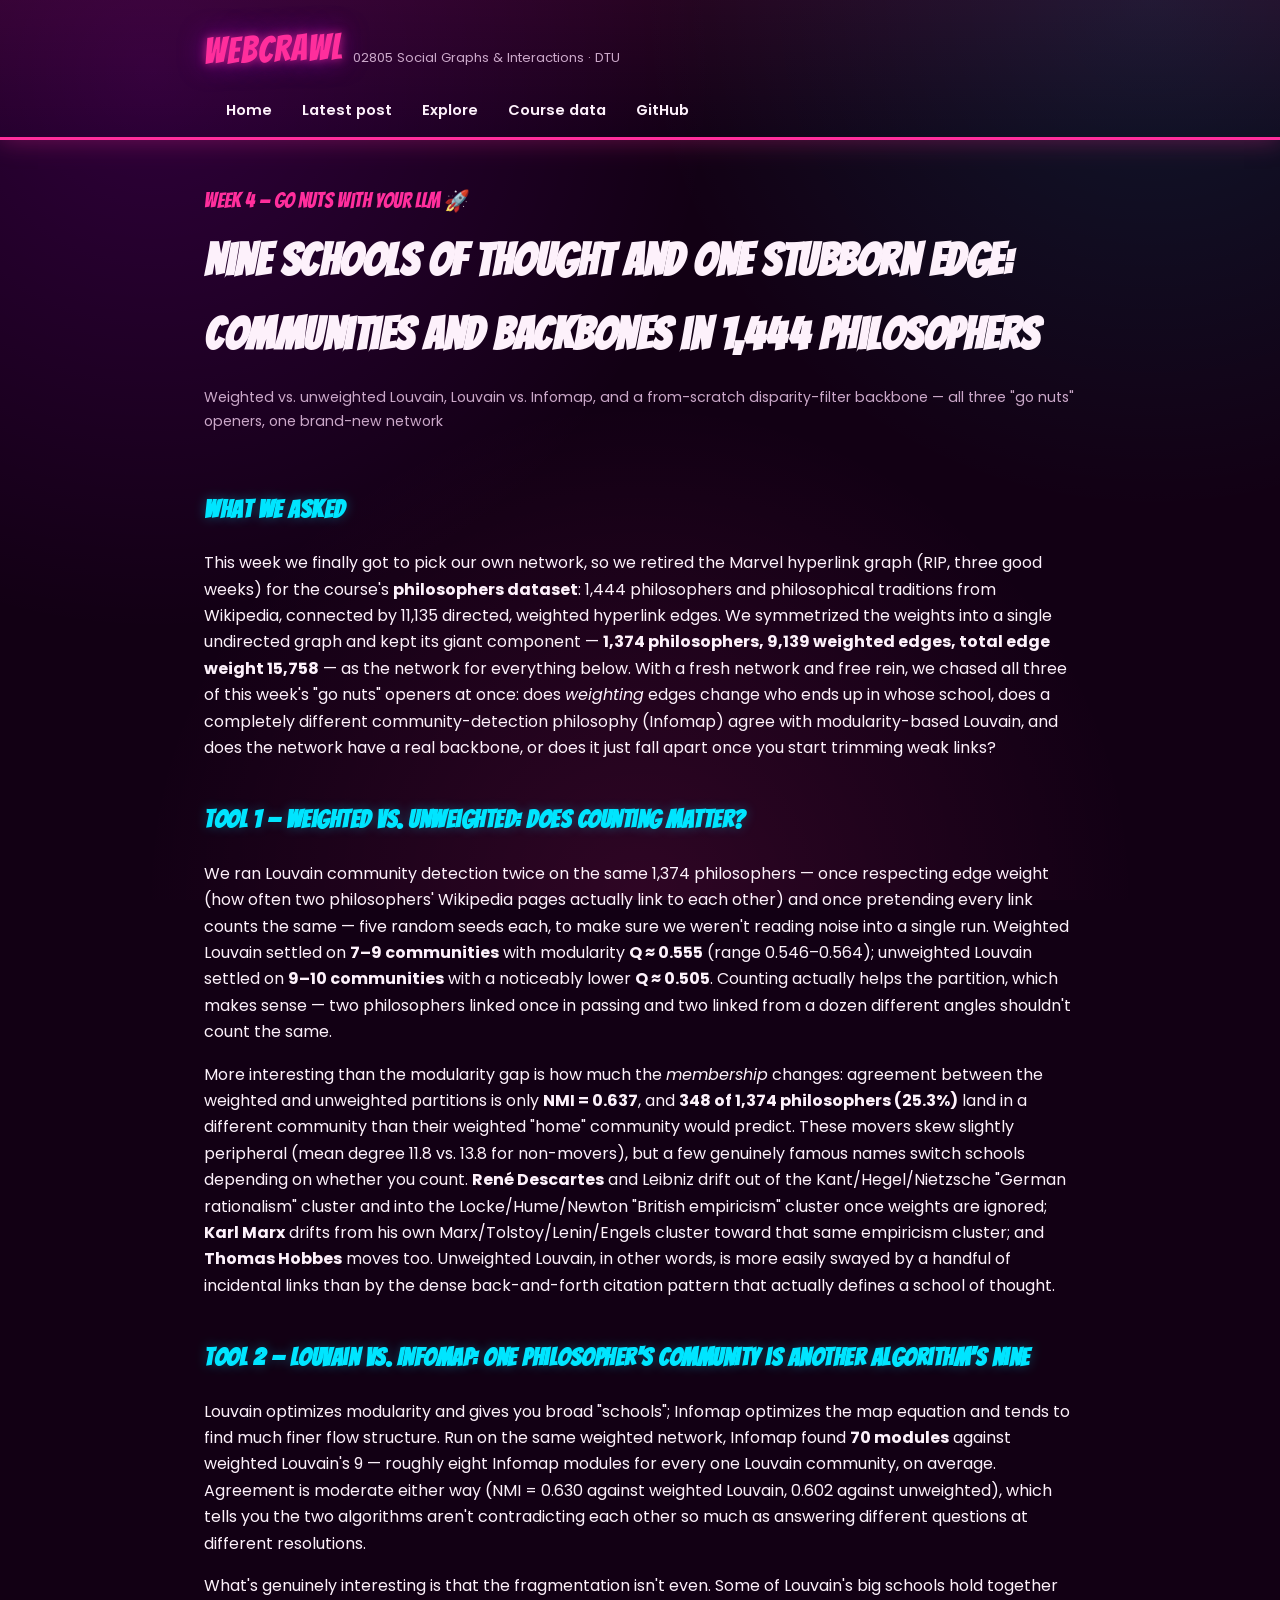
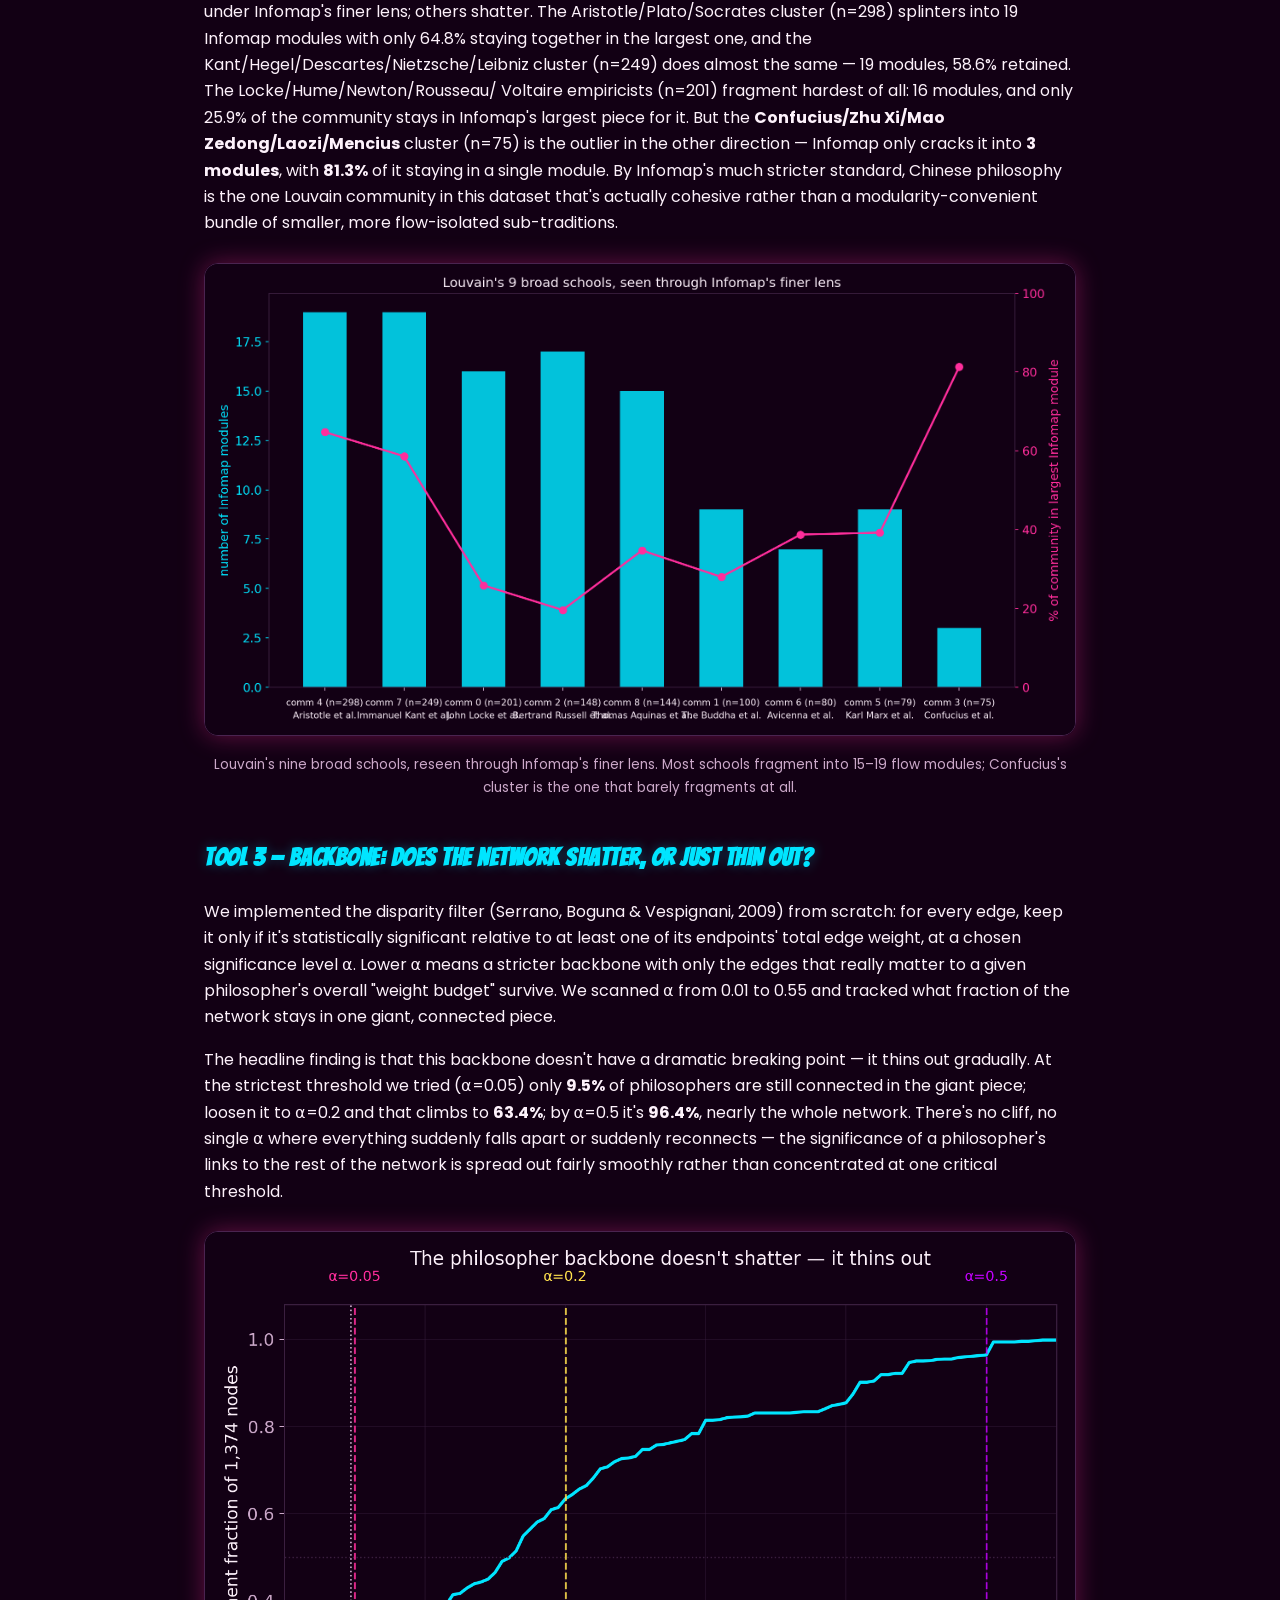
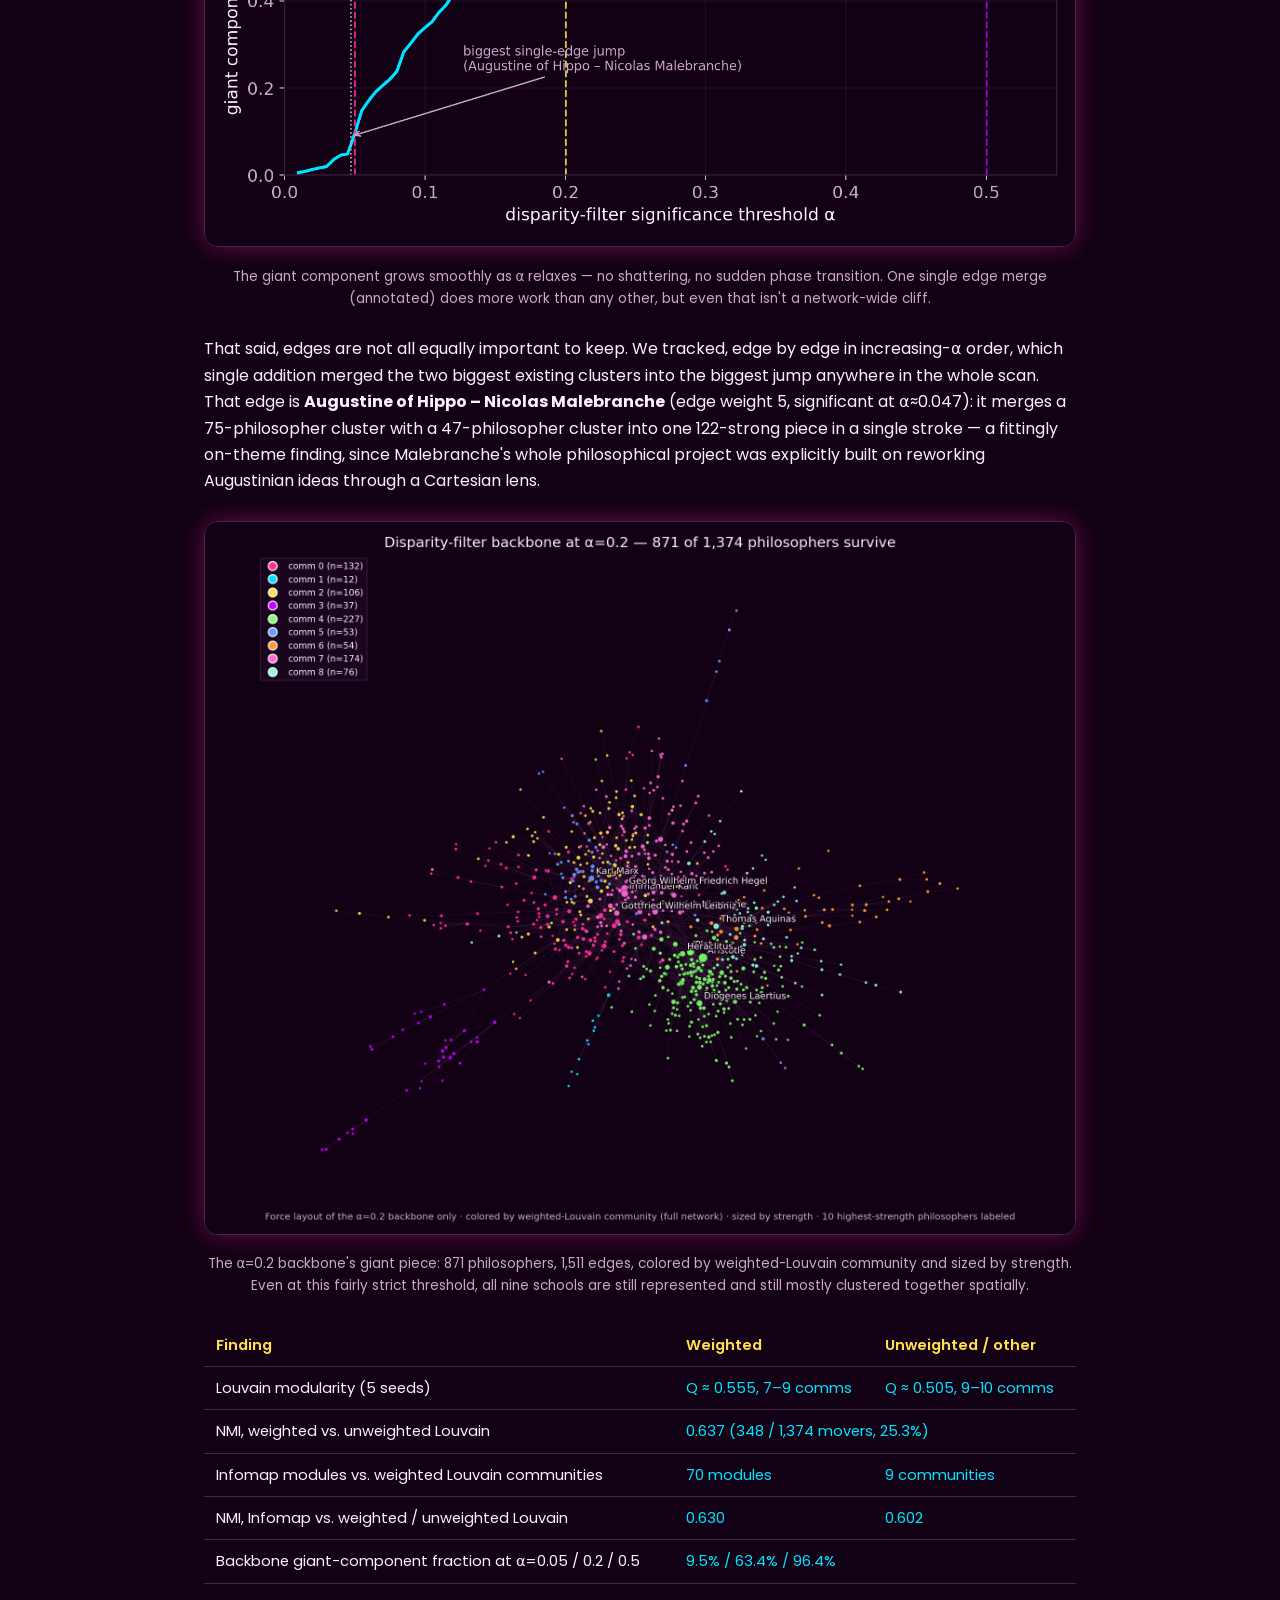
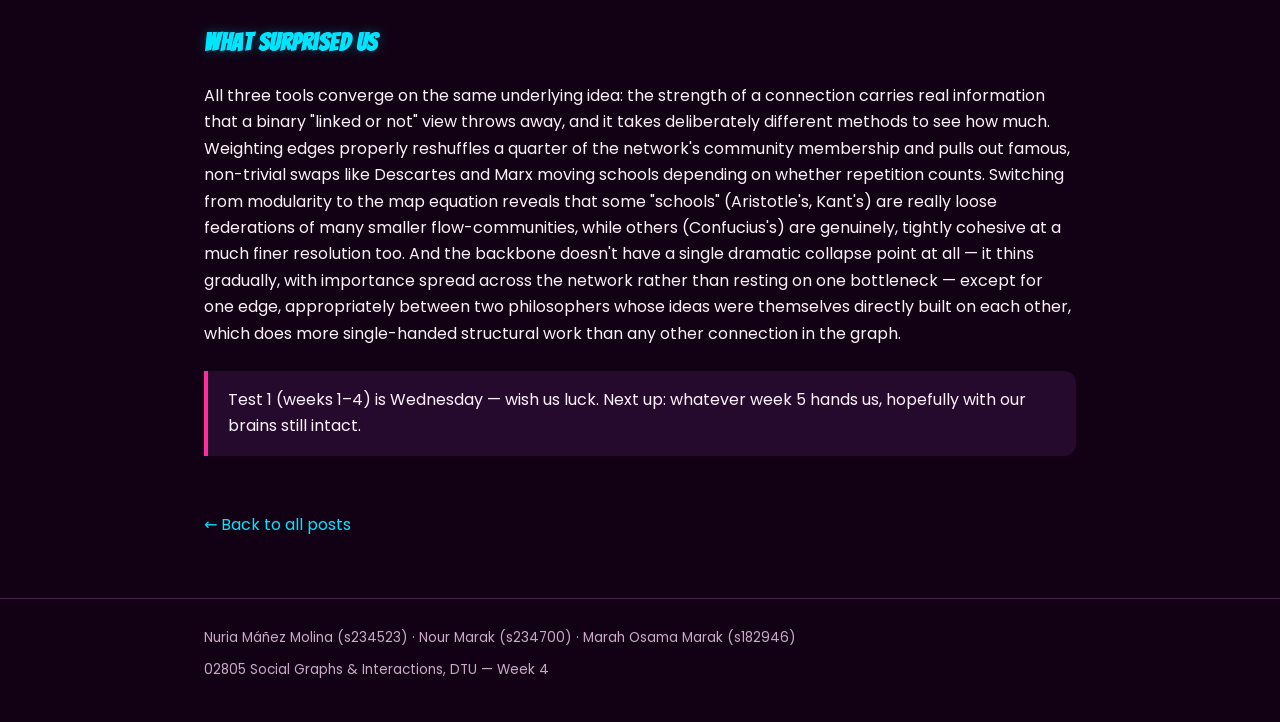
<file: posts/week4.html>
<!doctype html>
<html lang="en">
<head>
<meta charset="utf-8">
<meta name="viewport" content="width=device-width, initial-scale=1">
<title>Week 4 — Nine schools of thought and one stubborn edge | WebCrawl</title>
<meta name="description" content="Week 4: we swapped Marvel for 1,444 Wikipedia philosophers and ran the whole toolbox at once — weighted vs. unweighted Louvain, Louvain vs. Infomap, and a from-scratch disparity-filter backbone that thins out instead of shattering.">
<link rel="stylesheet" href="../assets/css/style.css">
<link rel="icon" type="image/svg+xml" href="../assets/favicon.svg">

<meta property="og:type" content="article">
<meta property="og:title" content="Week 4 — Nine schools of thought and one stubborn edge | WebCrawl">
<meta property="og:description" content="Weighted vs. unweighted Louvain, Louvain vs. Infomap, and a from-scratch disparity-filter backbone on 1,444 Wikipedia philosophers.">
<meta property="og:image" content="https://nuuriiamanezz.github.io/social_graphs_class/assets/img/fig_backbone_network_alpha02.png">
<meta property="og:url" content="https://nuuriiamanezz.github.io/social_graphs_class/posts/week4.html">
<meta name="twitter:card" content="summary_large_image">
<meta name="twitter:title" content="Week 4 — Nine schools of thought and one stubborn edge | WebCrawl">
<meta name="twitter:description" content="Weighted vs. unweighted Louvain, Louvain vs. Infomap, and a from-scratch disparity-filter backbone on 1,444 Wikipedia philosophers.">
<meta name="twitter:image" content="https://nuuriiamanezz.github.io/social_graphs_class/assets/img/fig_backbone_network_alpha02.png">
</head>
<body>

<header class="site">
  <div class="wrap">
    <div class="brand">
      <span class="logo">WebCrawl</span>
      <span class="tag">02805 Social Graphs &amp; Interactions · DTU</span>
    </div>
    <nav class="site-nav">
      <a href="../index.html">Home</a>
      <a href="week4.html">Latest post</a>
      <a href="../explore.html">Explore</a>
      <a href="https://sunelehmann.com/socialgraphs2026-web/data/">Course data</a>
      <a href="https://github.com/nuuriiamanezz/social_graphs_class">GitHub</a>
    </nav>
  </div>
</header>

<main class="wrap">

  <div class="post-header">
    <span class="week-badge">Week 4 — Go nuts with your LLM 🚀</span>
    <h1>Nine schools of thought and one stubborn edge: communities and backbones in 1,444 philosophers</h1>
    <p class="post-meta">Weighted vs. unweighted Louvain, Louvain vs. Infomap, and a from-scratch disparity-filter backbone — all three "go nuts" openers, one brand-new network</p>
  </div>

  <article>

    <h2>What we asked</h2>
    <p>
      This week we finally got to pick our own network, so we retired the Marvel
      hyperlink graph (RIP, three good weeks) for the course's <strong>philosophers
      dataset</strong>: 1,444 philosophers and philosophical traditions from
      Wikipedia, connected by 11,135 directed, weighted hyperlink edges. We
      symmetrized the weights into a single undirected graph and kept its giant
      component &mdash; <strong>1,374 philosophers, 9,139 weighted edges, total
      edge weight 15,758</strong> &mdash; as the network for everything below. With
      a fresh network and free rein, we chased all three of this week's "go nuts"
      openers at once: does <em>weighting</em> edges change who ends up in whose
      school, does a completely different community-detection philosophy
      (Infomap) agree with modularity-based Louvain, and does the network have a
      real backbone, or does it just fall apart once you start trimming weak
      links?
    </p>

    <h2>Tool 1 — Weighted vs. unweighted: does counting matter?</h2>
    <p>
      We ran Louvain community detection twice on the same 1,374 philosophers
      &mdash; once respecting edge weight (how often two philosophers'
      Wikipedia pages actually link to each other) and once pretending every
      link counts the same &mdash; five random seeds each, to make sure we
      weren't reading noise into a single run. Weighted Louvain settled on
      <strong>7&ndash;9 communities</strong> with modularity
      <strong>Q ≈ 0.555</strong> (range 0.546&ndash;0.564); unweighted Louvain
      settled on <strong>9&ndash;10 communities</strong> with a noticeably lower
      <strong>Q ≈ 0.505</strong>. Counting actually helps the partition, which
      makes sense &mdash; two philosophers linked once in passing and two linked
      from a dozen different angles shouldn't count the same.
    </p>

    <p>
      More interesting than the modularity gap is how much the <em>membership</em>
      changes: agreement between the weighted and unweighted partitions is only
      <strong>NMI = 0.637</strong>, and <strong>348 of 1,374 philosophers
      (25.3%)</strong> land in a different community than their weighted "home"
      community would predict. These movers skew slightly peripheral (mean
      degree 11.8 vs. 13.8 for non-movers), but a few genuinely famous names
      switch schools depending on whether you count. <strong>René Descartes</strong>
      and Leibniz drift out of the Kant/Hegel/Nietzsche "German rationalism"
      cluster and into the Locke/Hume/Newton "British empiricism" cluster once
      weights are ignored; <strong>Karl Marx</strong> drifts from his own
      Marx/Tolstoy/Lenin/Engels cluster toward that same empiricism cluster; and
      <strong>Thomas Hobbes</strong> moves too. Unweighted Louvain, in other
      words, is more easily swayed by a handful of incidental links than by the
      dense back-and-forth citation pattern that actually defines a school of
      thought.
    </p>

    <h2>Tool 2 — Louvain vs. Infomap: one philosopher's community is another algorithm's nine</h2>
    <p>
      Louvain optimizes modularity and gives you broad "schools"; Infomap
      optimizes the map equation and tends to find much finer flow structure.
      Run on the same weighted network, Infomap found <strong>70 modules</strong>
      against weighted Louvain's 9 &mdash; roughly eight Infomap modules for
      every one Louvain community, on average. Agreement is moderate either way
      (NMI = 0.630 against weighted Louvain, 0.602 against unweighted), which
      tells you the two algorithms aren't contradicting each other so much as
      answering different questions at different resolutions.
    </p>

    <p>
      What's genuinely interesting is that the fragmentation isn't even. Some of
      Louvain's big schools hold together under Infomap's finer lens; others
      shatter. The Aristotle/Plato/Socrates cluster (n=298) splinters into 19
      Infomap modules with only 64.8% staying together in the largest one, and
      the Kant/Hegel/Descartes/Nietzsche/Leibniz cluster (n=249) does almost the
      same &mdash; 19 modules, 58.6% retained. The Locke/Hume/Newton/Rousseau/
      Voltaire empiricists (n=201) fragment hardest of all: 16 modules, and only
      25.9% of the community stays in Infomap's largest piece for it. But the
      <strong>Confucius/Zhu Xi/Mao Zedong/Laozi/Mencius</strong> cluster (n=75)
      is the outlier in the other direction &mdash; Infomap only cracks it into
      <strong>3 modules</strong>, with <strong>81.3%</strong> of it staying in a
      single module. By Infomap's much stricter standard, Chinese philosophy is
      the one Louvain community in this dataset that's actually cohesive rather
      than a modularity-convenient bundle of smaller, more flow-isolated
      sub-traditions.
    </p>

    <figure>
      <img src="../assets/img/fig_louvain_infomap_split.png" alt="Dual-axis bar and line chart across weighted Louvain's nine philosophy communities: bars show the number of Infomap modules each splits into (ranging from 3 for the Confucius/Zhu Xi/Laozi cluster up to 19 for the Aristotle and Kant clusters), and a line shows the percentage of each community that stays in its single largest Infomap module, lowest for the Locke/Hume/Newton empiricists at 25.9% and highest for the Confucius cluster at 81.3%.">
      <figcaption>
        Louvain's nine broad schools, reseen through Infomap's finer lens. Most
        schools fragment into 15&ndash;19 flow modules; Confucius's cluster is
        the one that barely fragments at all.
      </figcaption>
    </figure>

    <h2>Tool 3 — Backbone: does the network shatter, or just thin out?</h2>
    <p>
      We implemented the disparity filter (Serrano, Boguna &amp; Vespignani,
      2009) from scratch: for every edge, keep it only if it's statistically
      significant relative to at least one of its endpoints' total edge weight,
      at a chosen significance level α. Lower α means a stricter backbone with
      only the edges that really matter to a given philosopher's overall
      "weight budget" survive. We scanned α from 0.01 to 0.55 and tracked what
      fraction of the network stays in one giant, connected piece.
    </p>

    <p>
      The headline finding is that this backbone doesn't have a dramatic
      breaking point &mdash; it thins out gradually. At the strictest threshold
      we tried (α=0.05) only <strong>9.5%</strong> of philosophers are still
      connected in the giant piece; loosen it to α=0.2 and that climbs to
      <strong>63.4%</strong>; by α=0.5 it's <strong>96.4%</strong>, nearly the
      whole network. There's no cliff, no single α where everything suddenly
      falls apart or suddenly reconnects &mdash; the significance of a
      philosopher's links to the rest of the network is spread out fairly
      smoothly rather than concentrated at one critical threshold.
    </p>

    <figure>
      <img src="../assets/img/fig_backbone_alpha_curve.png" alt="Line chart of the giant component's fraction of the 1,374-node network as the disparity-filter significance threshold α increases from 0 to 0.55, rising smoothly from under 10% at α=0.05 through 63.4% at α=0.2 to 96.4% at α=0.5, with no sharp jump, and an annotation marking the single biggest individual edge merge at α≈0.047 between Augustine of Hippo and Nicolas Malebranche.">
      <figcaption>
        The giant component grows smoothly as α relaxes &mdash; no shattering,
        no sudden phase transition. One single edge merge (annotated) does more
        work than any other, but even that isn't a network-wide cliff.
      </figcaption>
    </figure>

    <p>
      That said, edges are not all equally important to keep. We tracked, edge
      by edge in increasing-α order, which single addition merged the two
      biggest existing clusters into the biggest jump anywhere in the whole
      scan. That edge is <strong>Augustine of Hippo &ndash; Nicolas
      Malebranche</strong> (edge weight 5, significant at α≈0.047): it merges a
      75-philosopher cluster with a 47-philosopher cluster into one 122-strong
      piece in a single stroke &mdash; a fittingly on-theme finding, since
      Malebranche's whole philosophical project was explicitly built on
      reworking Augustinian ideas through a Cartesian lens.
    </p>

    <figure>
      <img src="../assets/img/fig_backbone_network_alpha02.png" alt="Force-directed layout of the disparity-filter backbone at α=0.2, showing 871 of 1,374 philosophers connected in the giant piece, colored by weighted-Louvain community and sized by total edge weight (strength), with the ten highest-strength philosophers labeled including Aristotle, Plato, and Immanuel Kant.">
      <figcaption>
        The α=0.2 backbone's giant piece: 871 philosophers, 1,511 edges,
        colored by weighted-Louvain community and sized by strength. Even at
        this fairly strict threshold, all nine schools are still represented
        and still mostly clustered together spatially.
      </figcaption>
    </figure>

    <table class="stat-table">
      <thead>
        <tr><th>Finding</th><th class="num">Weighted</th><th class="num">Unweighted / other</th></tr>
      </thead>
      <tbody>
        <tr><td>Louvain modularity (5 seeds)</td><td class="num">Q ≈ 0.555, 7&ndash;9 comms</td><td class="num">Q ≈ 0.505, 9&ndash;10 comms</td></tr>
        <tr><td>NMI, weighted vs. unweighted Louvain</td><td class="num" colspan="2">0.637 (348 / 1,374 movers, 25.3%)</td></tr>
        <tr><td>Infomap modules vs. weighted Louvain communities</td><td class="num">70 modules</td><td class="num">9 communities</td></tr>
        <tr><td>NMI, Infomap vs. weighted / unweighted Louvain</td><td class="num">0.630</td><td class="num">0.602</td></tr>
        <tr><td>Backbone giant-component fraction at α=0.05 / 0.2 / 0.5</td><td class="num" colspan="2">9.5% / 63.4% / 96.4%</td></tr>
      </tbody>
    </table>

    <h2>What surprised us</h2>
    <p>
      All three tools converge on the same underlying idea: the strength of a
      connection carries real information that a binary "linked or not" view
      throws away, and it takes deliberately different methods to see how much.
      Weighting edges properly reshuffles a quarter of the network's community
      membership and pulls out famous, non-trivial swaps like Descartes and
      Marx moving schools depending on whether repetition counts. Switching
      from modularity to the map equation reveals that some "schools" (Aristotle's,
      Kant's) are really loose federations of many smaller flow-communities,
      while others (Confucius's) are genuinely, tightly cohesive at a much finer
      resolution too. And the backbone doesn't have a single dramatic collapse
      point at all &mdash; it thins gradually, with importance spread across the
      network rather than resting on one bottleneck &mdash; except for one edge,
      appropriately between two philosophers whose ideas were themselves directly
      built on each other, which does more single-handed structural work than
      any other connection in the graph.
    </p>

    <div class="callout">
      Test 1 (weeks 1&ndash;4) is Wednesday &mdash; wish us luck. Next up:
      whatever week 5 hands us, hopefully with our brains still intact.
    </div>

  </article>

  <a class="back-link" href="../index.html">&larr; Back to all posts</a>

</main>

<footer>
  <div class="wrap">
    <span id="group-credit">Nuria Máñez Molina (s234523) · Nour Marak (s234700) · Marah Osama Marak (s182946)</span>
    <span>02805 Social Graphs &amp; Interactions, DTU — Week 4</span>
  </div>
</footer>

</body>
</html>
</file>
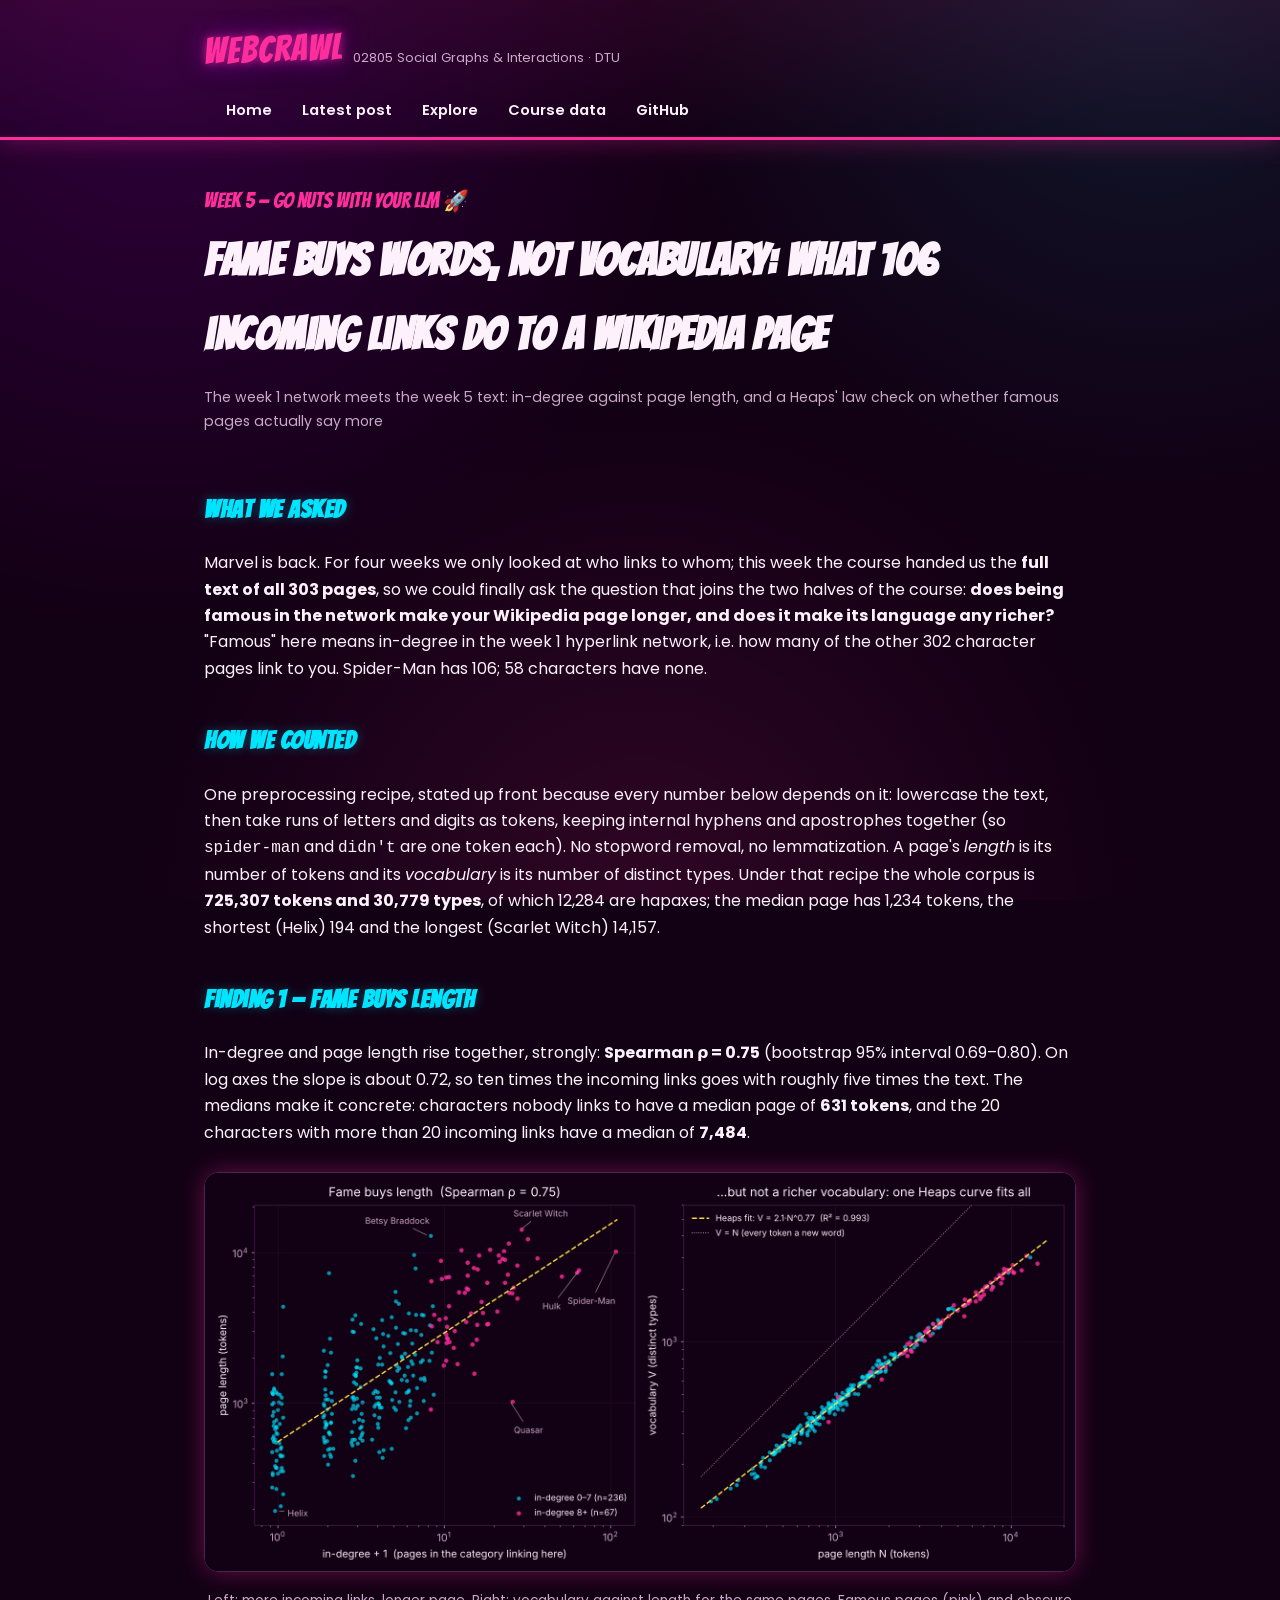
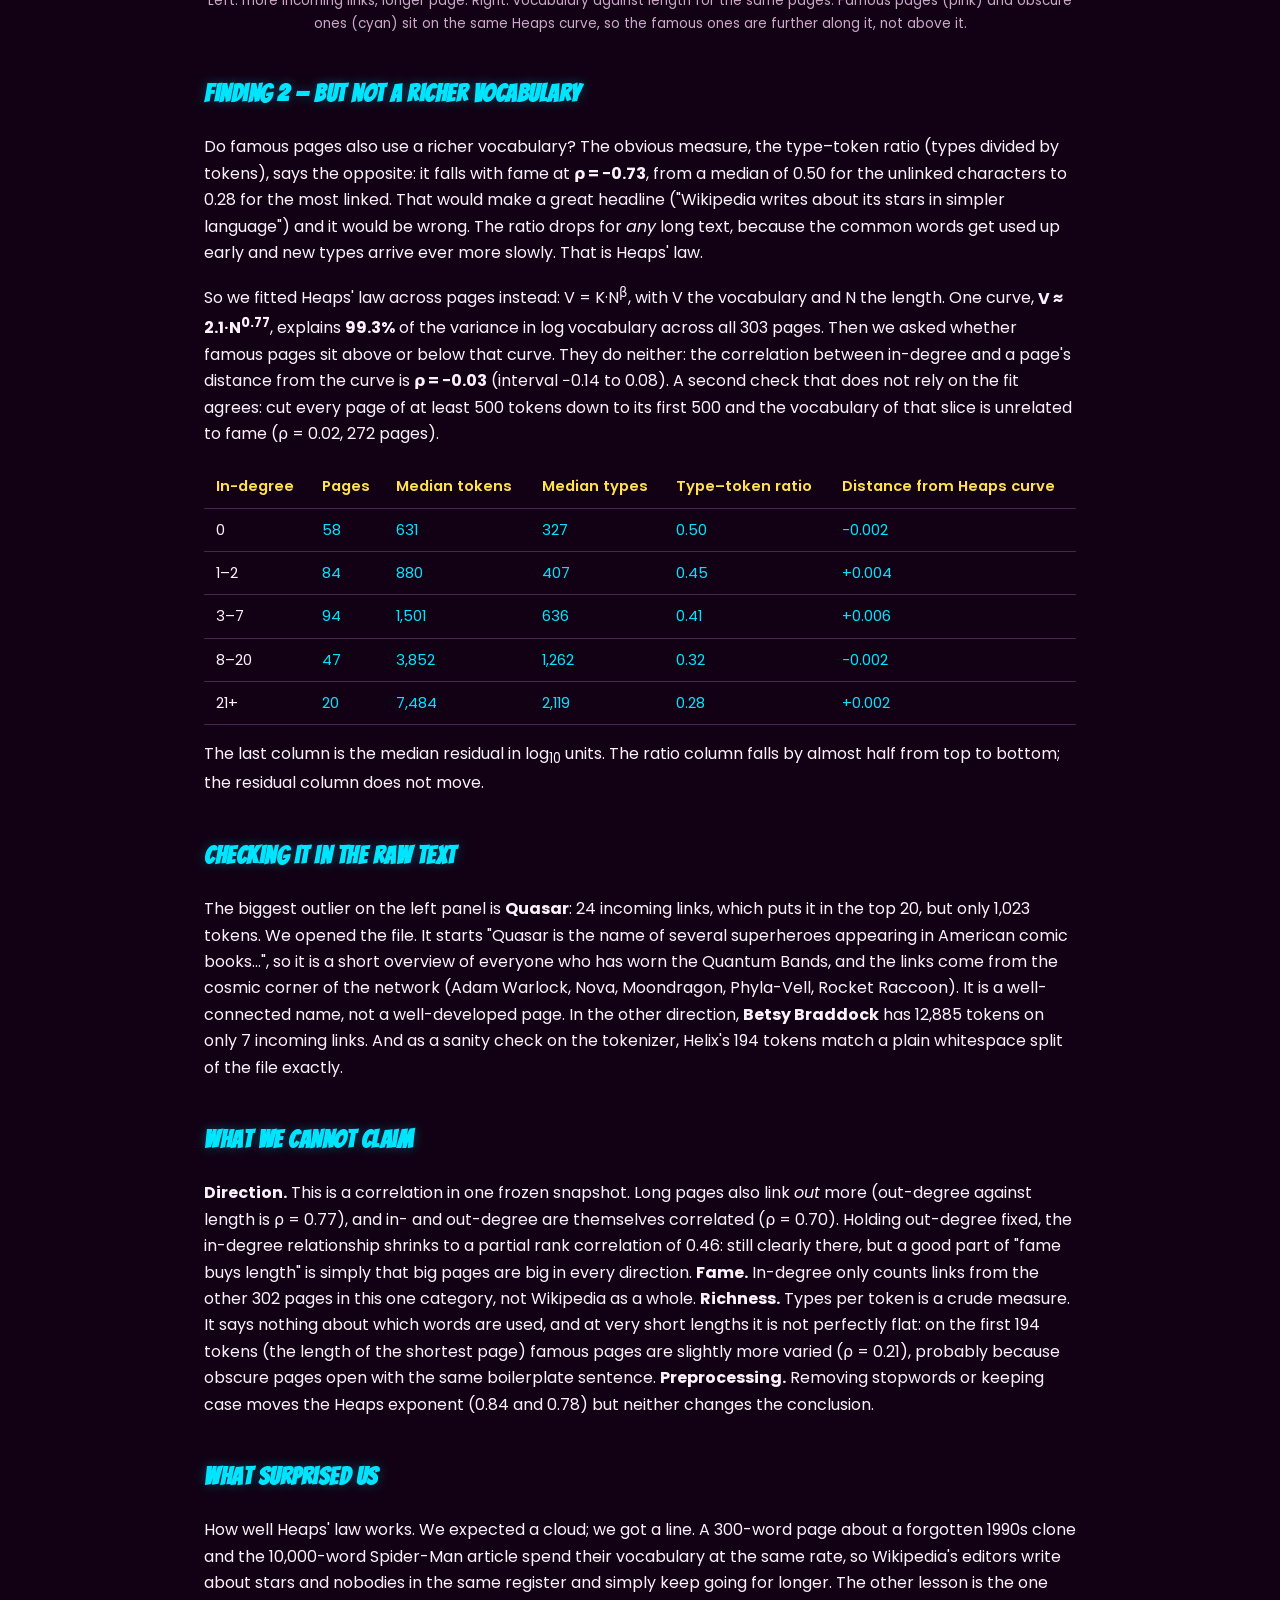
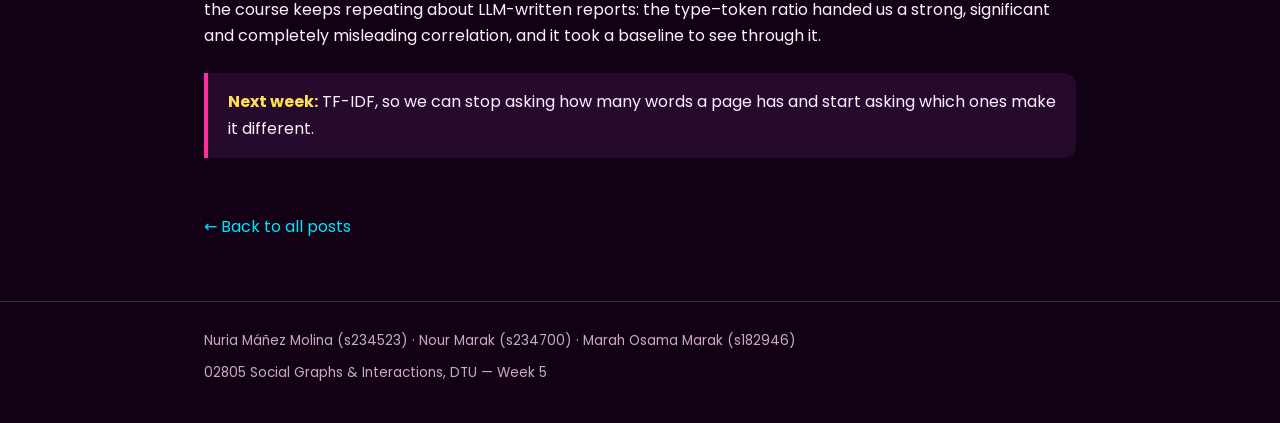
<file: posts/week5.html>
<!doctype html>
<html lang="en">
<head>
<meta charset="utf-8">
<meta name="viewport" content="width=device-width, initial-scale=1">
<title>Week 5 — Fame buys words, not vocabulary | WebCrawl</title>
<meta name="description" content="Week 5: we joined the Marvel hyperlink network to the text of all 303 Wikipedia pages. In-degree predicts page length (Spearman 0.75), but once you account for Heaps' law, famous pages are no richer in vocabulary than obscure ones.">
<link rel="stylesheet" href="../assets/css/style.css">
<link rel="icon" type="image/svg+xml" href="../assets/favicon.svg">

<meta property="og:type" content="article">
<meta property="og:title" content="Week 5 — Fame buys words, not vocabulary | WebCrawl">
<meta property="og:description" content="In-degree predicts page length across 303 Marvel Wikipedia pages, but one Heaps curve fits famous and obscure characters alike.">
<meta property="og:image" content="https://nuuriiamanezz.github.io/social_graphs_class/assets/img/fig_fame_vs_words.png">
<meta property="og:url" content="https://nuuriiamanezz.github.io/social_graphs_class/posts/week5.html">
<meta name="twitter:card" content="summary_large_image">
<meta name="twitter:title" content="Week 5 — Fame buys words, not vocabulary | WebCrawl">
<meta name="twitter:description" content="In-degree predicts page length across 303 Marvel Wikipedia pages, but one Heaps curve fits famous and obscure characters alike.">
<meta name="twitter:image" content="https://nuuriiamanezz.github.io/social_graphs_class/assets/img/fig_fame_vs_words.png">
</head>
<body>

<header class="site">
  <div class="wrap">
    <div class="brand">
      <span class="logo">WebCrawl</span>
      <span class="tag">02805 Social Graphs &amp; Interactions · DTU</span>
    </div>
    <nav class="site-nav">
      <a href="../index.html">Home</a>
      <a href="week5.html">Latest post</a>
      <a href="../explore.html">Explore</a>
      <a href="https://sunelehmann.com/socialgraphs2026-web/data/">Course data</a>
      <a href="https://github.com/nuuriiamanezz/social_graphs_class">GitHub</a>
    </nav>
  </div>
</header>

<main class="wrap">

  <div class="post-header">
    <span class="week-badge">Week 5 — Go nuts with your LLM 🚀</span>
    <h1>Fame buys words, not vocabulary: what 106 incoming links do to a Wikipedia page</h1>
    <p class="post-meta">The week 1 network meets the week 5 text: in-degree against page length, and a Heaps' law check on whether famous pages actually say more</p>
  </div>

  <article>

    <h2>What we asked</h2>
    <p>
      Marvel is back. For four weeks we only looked at who links to whom; this
      week the course handed us the <strong>full text of all 303 pages</strong>,
      so we could finally ask the question that joins the two halves of the
      course: <strong>does being famous in the network make your Wikipedia page
      longer, and does it make its language any richer?</strong> "Famous" here
      means in-degree in the week 1 hyperlink network, i.e. how many of the
      other 302 character pages link to you. Spider-Man has 106; 58 characters
      have none.
    </p>

    <h2>How we counted</h2>
    <p>
      One preprocessing recipe, stated up front because every number below
      depends on it: lowercase the text, then take runs of letters and digits
      as tokens, keeping internal hyphens and apostrophes together (so
      <code>spider-man</code> and <code>didn't</code> are one token each). No
      stopword removal, no lemmatization. A page's <em>length</em> is its
      number of tokens and its <em>vocabulary</em> is its number of distinct
      types. Under that recipe the whole corpus is <strong>725,307 tokens and
      30,779 types</strong>, of which 12,284 are hapaxes; the median page has
      1,234 tokens, the shortest (Helix) 194 and the longest (Scarlet Witch)
      14,157.
    </p>

    <h2>Finding 1 — fame buys length</h2>
    <p>
      In-degree and page length rise together, strongly: <strong>Spearman
      ρ = 0.75</strong> (bootstrap 95% interval 0.69&ndash;0.80). On log axes
      the slope is about 0.72, so ten times the incoming links goes with
      roughly five times the text. The medians make it concrete: characters
      nobody links to have a median page of <strong>631 tokens</strong>, and
      the 20 characters with more than 20 incoming links have a median of
      <strong>7,484</strong>.
    </p>

    <figure>
      <img src="../assets/img/fig_fame_vs_words.png" alt="Two log-log scatter plots of the 303 Marvel character pages. Left: in-degree plus one against page length in tokens, rising with Spearman correlation 0.75, with Spider-Man, Hulk, Scarlet Witch, Betsy Braddock, Quasar and Helix labelled. Right: page length against number of distinct word types, where all pages, famous in pink and obscure in cyan, fall on a single Heaps' law line with exponent 0.77 and R squared 0.993.">
      <figcaption>
        Left: more incoming links, longer page. Right: vocabulary against
        length for the same pages. Famous pages (pink) and obscure ones (cyan)
        sit on the same Heaps curve, so the famous ones are further along it,
        not above it.
      </figcaption>
    </figure>

    <h2>Finding 2 — but not a richer vocabulary</h2>
    <p>
      Do famous pages also use a richer vocabulary? The obvious measure, the
      type&ndash;token ratio (types divided by tokens), says the opposite: it
      falls with fame at <strong>ρ = &minus;0.73</strong>, from a median of
      0.50 for the unlinked characters to 0.28 for the most linked. That would
      make a great headline ("Wikipedia writes about its stars in simpler
      language") and it would be wrong. The ratio drops for <em>any</em> long
      text, because the common words get used up early and new types arrive
      ever more slowly. That is Heaps' law.
    </p>
    <p>
      So we fitted Heaps' law across pages instead: V = K·N<sup>β</sup>, with
      V the vocabulary and N the length. One curve,
      <strong>V ≈ 2.1·N<sup>0.77</sup></strong>, explains
      <strong>99.3%</strong> of the variance in log vocabulary across all 303
      pages. Then we asked whether famous pages sit above or below that curve.
      They do neither: the correlation between in-degree and a page's distance
      from the curve is <strong>ρ = &minus;0.03</strong> (interval &minus;0.14
      to 0.08). A second check that does not rely on the fit agrees: cut every
      page of at least 500 tokens down to its first 500 and the vocabulary of
      that slice is unrelated to fame (ρ = 0.02, 272 pages).
    </p>

    <table class="stat-table">
      <thead>
        <tr><th>In-degree</th><th class="num">Pages</th><th class="num">Median tokens</th><th class="num">Median types</th><th class="num">Type&ndash;token ratio</th><th class="num">Distance from Heaps curve</th></tr>
      </thead>
      <tbody>
        <tr><td>0</td><td class="num">58</td><td class="num">631</td><td class="num">327</td><td class="num">0.50</td><td class="num">&minus;0.002</td></tr>
        <tr><td>1&ndash;2</td><td class="num">84</td><td class="num">880</td><td class="num">407</td><td class="num">0.45</td><td class="num">+0.004</td></tr>
        <tr><td>3&ndash;7</td><td class="num">94</td><td class="num">1,501</td><td class="num">636</td><td class="num">0.41</td><td class="num">+0.006</td></tr>
        <tr><td>8&ndash;20</td><td class="num">47</td><td class="num">3,852</td><td class="num">1,262</td><td class="num">0.32</td><td class="num">&minus;0.002</td></tr>
        <tr><td>21+</td><td class="num">20</td><td class="num">7,484</td><td class="num">2,119</td><td class="num">0.28</td><td class="num">+0.002</td></tr>
      </tbody>
    </table>
    <p>
      The last column is the median residual in log<sub>10</sub> units. The
      ratio column falls by almost half from top to bottom; the residual
      column does not move.
    </p>

    <h2>Checking it in the raw text</h2>
    <p>
      The biggest outlier on the left panel is <strong>Quasar</strong>: 24
      incoming links, which puts it in the top 20, but only 1,023 tokens. We
      opened the file. It starts "Quasar is the name of several superheroes
      appearing in American comic books&hellip;", so it is a short overview of
      everyone who has worn the Quantum Bands, and the links come from the
      cosmic corner of the network (Adam Warlock, Nova, Moondragon, Phyla-Vell,
      Rocket Raccoon). It is a well-connected name, not a well-developed page.
      In the other direction, <strong>Betsy Braddock</strong> has 12,885
      tokens on only 7 incoming links. And as a sanity check on the tokenizer,
      Helix's 194 tokens match a plain whitespace split of the file exactly.
    </p>

    <h2>What we cannot claim</h2>
    <p>
      <strong>Direction.</strong> This is a correlation in one frozen snapshot.
      Long pages also link <em>out</em> more (out-degree against length is
      ρ = 0.77), and in- and out-degree are themselves correlated (ρ = 0.70).
      Holding out-degree fixed, the in-degree relationship shrinks to a partial
      rank correlation of 0.46: still clearly there, but a good part of
      "fame buys length" is simply that big pages are big in every direction.
      <strong>Fame.</strong> In-degree only counts links from the other 302
      pages in this one category, not Wikipedia as a whole.
      <strong>Richness.</strong> Types per token is a crude measure. It says
      nothing about which words are used, and at very short lengths it is not
      perfectly flat: on the first 194 tokens (the length of the shortest page)
      famous pages are slightly more varied (ρ = 0.21), probably because
      obscure pages open with the same boilerplate sentence.
      <strong>Preprocessing.</strong> Removing stopwords or keeping case moves
      the Heaps exponent (0.84 and 0.78) but neither changes the conclusion.
    </p>

    <h2>What surprised us</h2>
    <p>
      How well Heaps' law works. We expected a cloud; we got a line. A
      300-word page about a forgotten 1990s clone and the 10,000-word
      Spider-Man article spend their vocabulary at the same rate, so Wikipedia's
      editors write about stars and nobodies in the same register and simply
      keep going for longer. The other lesson is the one the course keeps
      repeating about LLM-written reports: the type&ndash;token ratio handed us
      a strong, significant and completely misleading correlation, and it took
      a baseline to see through it.
    </p>

    <div class="callout">
      <strong>Next week:</strong> TF-IDF, so we can stop asking how many words
      a page has and start asking which ones make it different.
    </div>

  </article>

  <a class="back-link" href="../index.html">&larr; Back to all posts</a>

</main>

<footer>
  <div class="wrap">
    <span id="group-credit">Nuria Máñez Molina (s234523) · Nour Marak (s234700) · Marah Osama Marak (s182946)</span>
    <span>02805 Social Graphs &amp; Interactions, DTU — Week 5</span>
  </div>
</footer>

</body>
</html>
</file>
<file: assets/css/style.css>
/* WebCrawl — DTU Social Graphs & Interactions, group site
   pink / comic-book theme */

@import url('https://fonts.googleapis.com/css2?family=Bangers&family=Poppins:ital,wght@0,400;0,500;0,600;0,700;1,400&display=swap');

:root{
  --bg:            #120014;
  --bg-panel:      #1c0722;
  --bg-panel-2:    #260a2e;
  --hotpink:       #ff2e9c;
  --magenta:       #c400ff;
  --cyan:          #00e5ff;
  --yellow:        #ffe14d;
  --text:          #fdf1fb;
  --text-dim:      #cba8c9;
  --grid:          #3a1f3f;
  --border:        #4a2450;
  --shadow-pink:   0 0 24px rgba(255,46,156,.35);
  --shadow-cyan:   0 0 24px rgba(0,229,255,.30);
}

*{ box-sizing:border-box; }

html{ scroll-behavior:smooth; }

body{
  margin:0;
  background:
    radial-gradient(circle at 12% 8%,  rgba(196,0,255,.16), transparent 40%),
    radial-gradient(circle at 90% 0%,  rgba(0,229,255,.10), transparent 35%),
    radial-gradient(circle at 50% 100%,rgba(255,46,156,.12), transparent 45%),
    var(--bg);
  background-attachment: fixed;
  color:var(--text);
  font-family:'Poppins', system-ui, sans-serif;
  line-height:1.65;
}

/* halftone dot texture strip, comic style */
.halftone{
  background-image: radial-gradient(var(--hotpink) 1.4px, transparent 1.6px);
  background-size: 14px 14px;
  opacity:.35;
}

a{ color:var(--cyan); text-decoration:none; }
a:hover{ text-decoration:underline; }

.wrap{ max-width:920px; margin:0 auto; padding:0 24px; }

/* ---------- header / nav ---------- */
header.site{
  position:relative;
  padding:20px 0 14px;
  border-bottom:3px solid var(--hotpink);
  box-shadow: var(--shadow-pink);
  background: linear-gradient(180deg, rgba(255,46,156,.08), transparent);
}
header.site .wrap{
  display:flex; align-items:center; justify-content:space-between; gap:16px; flex-wrap:wrap;
}
.brand{
  display:flex; align-items:baseline; gap:10px;
}
.brand .logo{
  font-family:'Bangers', cursive;
  font-size:2.3rem;
  letter-spacing:1px;
  color:var(--hotpink);
  text-shadow: 0 0 10px rgba(255,46,156,.7), 0 0 26px rgba(196,0,255,.5);
  transform: rotate(-2deg);
  display:inline-block;
}
.brand .tag{ color:var(--text-dim); font-size:.82rem; }
nav.site-nav a{
  margin-left:18px;
  color:var(--text);
  font-weight:600;
  font-size:.92rem;
  padding:6px 4px;
  border-bottom:2px solid transparent;
}
nav.site-nav a:hover{ color:var(--hotpink); border-color:var(--hotpink); text-decoration:none; }

/* ---------- hero ---------- */
.hero{ position:relative; padding:56px 0 40px; overflow:hidden; }
.hero .burst{
  position:absolute; top:-60px; right:-60px; width:280px; height:280px;
  background: conic-gradient(from 0deg, var(--magenta), var(--hotpink), var(--yellow), var(--cyan), var(--magenta));
  clip-path: polygon(50% 0%,61% 35%,98% 35%,68% 57%,79% 91%,50% 70%,21% 91%,32% 57%,2% 35%,39% 35%);
  filter: blur(.3px);
  opacity:.22;
}
.hero h1{
  font-family:'Bangers', cursive;
  font-size: clamp(2.4rem, 6vw, 3.6rem);
  letter-spacing:1px;
  margin:0 0 8px;
  color:var(--text);
  text-shadow: 0 0 18px rgba(255,46,156,.35);
}
.hero h1 .hl{ color:var(--cyan); text-shadow:0 0 18px rgba(0,229,255,.5); }
.hero p.lede{ max-width:640px; color:var(--text-dim); font-size:1.05rem; }

.chip{
  display:inline-block; padding:4px 12px; border-radius:999px;
  background:var(--bg-panel-2); border:1px solid var(--border);
  color:var(--yellow); font-size:.78rem; font-weight:600; letter-spacing:.5px;
  margin-right:8px;
}

/* ---------- cards / posts list ---------- */
.card{
  background:var(--bg-panel);
  border:1px solid var(--border);
  border-radius:16px;
  padding:26px 28px;
  margin:20px 0;
  position:relative;
}
.card.pink{ box-shadow: var(--shadow-pink); border-color: rgba(255,46,156,.5); }
.card.cyan{ box-shadow: var(--shadow-cyan); border-color: rgba(0,229,255,.4); }

.post-list a.post-link{
  display:block;
  padding:18px 22px;
  border-radius:14px;
  background:var(--bg-panel-2);
  border:1px solid var(--border);
  margin-bottom:14px;
  transition:.15s transform ease, .15s box-shadow ease;
}
.post-list a.post-link:hover{
  transform: translateY(-2px);
  box-shadow: var(--shadow-pink);
  text-decoration:none;
}
.post-list .week-badge{
  font-family:'Bangers', cursive;
  color:var(--hotpink); font-size:1.15rem; letter-spacing:.5px; margin-right:10px;
}
.post-list h3{ display:inline; font-size:1.08rem; color:var(--text); margin:0; }
.post-list p{ margin:8px 0 0; color:var(--text-dim); font-size:.92rem; }

/* ---------- lifeline progress (plain bar + week circles) ---------- */
.lifeline-card{ padding:22px 26px 26px; }
.lifeline-top{
  display:flex; align-items:baseline; justify-content:space-between; flex-wrap:wrap; gap:10px;
  margin-bottom:4px;
}
.lifeline-label{
  font-family:'Bangers', cursive; letter-spacing:.5px; font-size:1.15rem;
  color:var(--yellow);
}
.lifeline-count{ color:var(--text-dim); font-size:.85rem; }

.progress-track{
  --steps: 8;
  --current: 1;
  position:relative;
  padding-top:26px;
}
.progress-line{
  position:absolute; top:34px; left:0; right:0; height:4px;
  border-radius:2px; background:var(--border);
}
.progress-fill{
  position:absolute; top:34px; left:0; height:4px;
  border-radius:2px;
  background:linear-gradient(90deg, var(--hotpink), var(--magenta));
  box-shadow:0 0 10px rgba(255,46,156,.6);
  width:calc(var(--current) / var(--steps) * 100%);
  transition:width .6s ease;
}
.progress-steps{
  position:relative; display:flex; justify-content:space-between;
}
.progress-step{
  display:flex; flex-direction:column; align-items:center; gap:10px;
}
.step-dot{
  width:16px; height:16px; border-radius:50%;
  background:var(--bg-panel); border:3px solid var(--border);
  transition:background .3s, border-color .3s, box-shadow .3s;
}
.progress-step.done .step-dot{
  background:var(--hotpink); border-color:var(--hotpink);
  box-shadow:0 0 8px rgba(255,46,156,.9);
}
.progress-step.next .step-dot{
  background:var(--bg-panel); border-color:var(--cyan);
  box-shadow:0 0 8px rgba(0,229,255,.8);
  animation:dot-pulse 1.4s ease-in-out infinite;
}
@keyframes dot-pulse{
  0%,100%{ transform:scale(1); opacity:1; }
  50%{ transform:scale(1.35); opacity:.65; }
}
.step-label{
  font-size:13px; font-weight:700; color:var(--text-dim);
  font-family:'Poppins', sans-serif;
}
.progress-step.done .step-label{ color:var(--hotpink); }
.progress-step.next .step-label{ color:var(--cyan); }

/* ---------- locked / upcoming post placeholders ---------- */
.post-placeholder{
  display:flex; align-items:baseline; gap:10px;
  padding:16px 22px;
  border-radius:14px;
  background:transparent;
  border:1.5px dashed var(--border);
  margin-bottom:14px;
  opacity:.55;
  cursor:not-allowed;
}
.post-placeholder .week-badge{
  font-family:'Bangers', cursive;
  color:var(--text-dim); font-size:1.15rem; letter-spacing:.5px;
}
.post-placeholder .placeholder-label{ color:var(--text-dim); font-size:.95rem; }
.post-placeholder .lock{ margin-left:auto; font-size:.85rem; color:var(--text-dim); }

footer{
  margin-top:60px; padding:28px 0 40px; border-top:1px solid var(--border);
  color:var(--text-dim); font-size:.85rem;
}
footer .wrap{ display:flex; justify-content:space-between; flex-wrap:wrap; gap:10px; }

/* ---------- post page ---------- */
.post-header{ padding:44px 0 10px; }
.post-header .week-badge{
  font-family:'Bangers', cursive; color:var(--hotpink); font-size:1.3rem;
}
.post-header h1{
  font-family:'Bangers', cursive;
  font-size:clamp(2rem, 5vw, 2.8rem);
  margin:6px 0 10px;
  letter-spacing:.5px;
}
.post-meta{ color:var(--text-dim); font-size:.88rem; margin-bottom:8px; }

article h2{
  font-family:'Bangers', cursive;
  color:var(--cyan);
  letter-spacing:.5px;
  font-size:1.55rem;
  margin-top:38px;
  text-shadow:0 0 12px rgba(0,229,255,.3);
}
article p{ font-size:1rem; }
article figure{ margin: 26px 0; text-align:center; }
article figure img{
  max-width:100%; border-radius:14px; border:1px solid var(--border);
  box-shadow: var(--shadow-pink);
}
article figcaption{ color:var(--text-dim); font-size:.85rem; margin-top:10px; }

/* ---------- interactive community network graph (week 1) ---------- */
.community-graph-svg{
  width:100%; height:560px; display:block;
  background:radial-gradient(circle at 50% 45%, rgba(196,0,255,.08), transparent 60%);
  border-radius:12px;
  cursor:grab;
}
.community-node-label{
  font-family:'Poppins', sans-serif; font-weight:700; font-size:15px;
  paint-order:stroke; stroke:var(--bg-panel); stroke-width:3px; stroke-linejoin:round;
  pointer-events:none;
}

/* ---------- interactive small-world bar charts (week 1) ---------- */
.sw-bar{ cursor:pointer; transition:opacity .15s; }
.sw-bar:hover{ opacity:.85; }
.sw-bar-random{ fill:#6b5a74; }
.sw-bar-label{
  fill:var(--text); font-family:'Poppins', sans-serif; font-weight:700; font-size:13px;
  text-anchor:middle;
}
/* ---------- interactive power-law CCDF chart (week 1) ---------- */
.powerlaw-fit-line{ fill:none; stroke-width:2px; stroke-dasharray:6 4; opacity:.9; }
.legend-dash{
  width:16px; height:0; border-top:2px dashed var(--border);
  display:inline-block; margin-right:2px;
}

/* ---------- interactive centrality scatter (week 1) ---------- */
.centrality-svg{ width:100%; height:auto; display:block; }
.centrality-marker{ stroke:var(--bg-panel); stroke-width:1.5px; transition:r .15s; }
.centrality-bridge-ring{
  fill:none; stroke:var(--yellow); stroke-width:2px;
  filter:drop-shadow(0 0 4px rgba(255,225,77,.7));
  pointer-events:none;
}
.centrality-bridge-label{
  fill:var(--yellow); font-family:'Poppins', sans-serif; font-weight:700; font-size:13px;
  paint-order:stroke; stroke:var(--bg-panel); stroke-width:3px; stroke-linejoin:round;
  pointer-events:none;
}
.centrality-bridge-leader{ stroke:var(--yellow); stroke-width:1px; opacity:.55; pointer-events:none; }
.centrality-hit{ fill:transparent; cursor:pointer; }
.centrality-pt:hover .centrality-marker{ r:6; filter:drop-shadow(0 0 4px currentColor); }

/* ---------- interactive degree-distribution chart (week 1) ---------- */
.degree-chart-card{
  position:relative;
  background:var(--bg-panel);
  border:1px solid var(--border);
  border-radius:14px;
  padding:20px 18px 8px;
  box-shadow:var(--shadow-pink);
}
.degree-chart-title{
  text-align:center; color:var(--text-dim); font-size:.78rem;
  text-transform:uppercase; letter-spacing:1px; margin:0 0 16px;
}
.degree-chart-panels{ display:flex; flex-wrap:wrap; gap:20px; justify-content:center; }
.degree-panel{ flex:1 1 280px; max-width:460px; }
.degree-panel h5{
  font-family:'Poppins', sans-serif; font-weight:700; font-size:.85rem;
  text-align:center; margin:0 0 4px; letter-spacing:.3px;
}
.degree-svg{ width:100%; height:auto; display:block; }
.degree-chart-hint{ text-align:center; color:var(--text-dim); font-size:.78rem; margin:6px 0 4px; }
.degree-axis path, .degree-axis line{ stroke:var(--border); }
.degree-axis text{ fill:var(--text-dim); font-size:9px; font-family:'Poppins', sans-serif; }
.degree-axislabel{ fill:var(--text-dim); font-size:10px; font-family:'Poppins', sans-serif; }
.degree-line{ fill:none; stroke-width:2px; opacity:.85; }
.degree-marker{ stroke:var(--bg-panel); stroke-width:2px; transition:r .15s; }
.degree-hit{ fill:transparent; cursor:pointer; }
.degree-pt:hover .degree-marker{ r:6.5; filter:drop-shadow(0 0 4px currentColor); }

table.stat-table{
  width:100%; border-collapse:collapse; margin:18px 0 8px; font-size:.92rem;
}
table.stat-table th, table.stat-table td{
  text-align:left; padding:9px 12px; border-bottom:1px solid var(--border);
}
table.stat-table th{ color:var(--yellow); font-weight:600; }
table.stat-table td.num{ color:var(--cyan); font-variant-numeric: tabular-nums; }

.callout{
  border-left:4px solid var(--hotpink);
  background:var(--bg-panel-2);
  padding:16px 20px;
  border-radius:0 12px 12px 0;
  margin:24px 0;
}
.callout strong{ color:var(--yellow); }

.back-link{ display:inline-block; margin-top:32px; }

@media (max-width:600px){
  .wrap{ padding:0 16px; }
  header.site .wrap{ flex-direction:column; align-items:flex-start; }
  nav.site-nav a{ margin-left:0; margin-right:16px; }
}

/* ---------- home: explore CTA ---------- */
.explore-cta{
  display:flex; align-items:center; justify-content:space-between; gap:26px; flex-wrap:wrap;
}
.explore-cta-text{ flex:1 1 380px; }
.explore-cta-text p{ margin:8px 0 0; color:var(--text-dim); }
.explore-cta-text strong{ color:var(--text); }
.explore-cta-btn{
  flex:0 0 auto;
  display:inline-flex; align-items:center; gap:8px;
  background:linear-gradient(135deg, var(--hotpink), var(--magenta));
  color:var(--text);
  font-family:'Poppins', sans-serif; font-weight:700; font-size:.95rem;
  padding:13px 24px;
  border-radius:999px;
  box-shadow:var(--shadow-pink);
  transition:transform .15s ease, box-shadow .15s ease;
}
.explore-cta-btn:hover{ transform:translateY(-2px); box-shadow:0 0 30px rgba(255,46,156,.5); text-decoration:none; }
.explore-cta-btn .arrow{ transition:transform .15s ease; }
.explore-cta-btn:hover .arrow{ transform:translateX(3px); }
@media (max-width:600px){
  .explore-cta{ flex-direction:column; align-items:stretch; text-align:center; }
  .explore-cta-btn{ justify-content:center; }
}

/* ---------- explore page ---------- */
.explore-search-row{ display:flex; gap:10px; flex-wrap:wrap; }
#searchBox{
  flex:1 1 260px;
  background:var(--bg-panel-2);
  border:1px solid var(--border);
  border-radius:10px;
  padding:11px 14px;
  color:var(--text);
  font-family:'Poppins', sans-serif;
  font-size:.95rem;
}
#searchBox:focus{ outline:none; border-color:var(--hotpink); box-shadow:0 0 0 3px rgba(255,46,156,.2); }
.reset-btn{
  background:var(--bg-panel-2);
  border:1px solid var(--border);
  border-radius:10px;
  color:var(--cyan);
  font-family:'Poppins', sans-serif;
  font-weight:600;
  font-size:.85rem;
  padding:0 18px;
  cursor:pointer;
}
.reset-btn:hover{ border-color:var(--cyan); }

.suggestions{
  margin-top:10px;
  border:1px solid var(--border);
  border-radius:12px;
  overflow:hidden;
  background:var(--bg-panel-2);
}
.suggestion-item{
  padding:10px 16px;
  font-size:.9rem;
  cursor:pointer;
  display:flex; justify-content:space-between;
  border-bottom:1px solid var(--border);
}
.suggestion-item:last-child{ border-bottom:none; }
.suggestion-item:hover{ background:rgba(255,46,156,.12); color:var(--hotpink); }
.sugg-deg{ color:var(--text-dim); font-size:.78rem; }
.suggestion-community{ background:rgba(255,255,255,.03); font-family:'Poppins', sans-serif; font-weight:600; }

.explore-graph-card{ position:relative; padding:10px; }
#graphSvg{
  width:100%; height:640px; display:block;
  background:radial-gradient(circle at 50% 45%, rgba(196,0,255,.08), transparent 60%);
  border-radius:12px;
  cursor:grab;
}
.graph-edge{ stroke:#7a4a86; stroke-width:1; opacity:.12; transition:opacity .15s; }
.graph-edge.hl{ stroke:var(--hotpink); opacity:.8; stroke-width:1.6; }
.graph-edge.dim{ opacity:.03; }
.graph-node{ stroke:var(--bg); stroke-width:.6; cursor:pointer; transition:opacity .15s, r .15s; }
.graph-node.hl{ stroke:var(--yellow); stroke-width:2.5; filter:drop-shadow(0 0 6px rgba(255,225,77,.8)); }
.graph-node.dim{ opacity:.15; }

.graph-tooltip{
  position:absolute; pointer-events:none;
  background:var(--bg-panel-2); border:1px solid var(--border); border-radius:8px;
  padding:6px 10px; font-size:.8rem; color:var(--text); z-index:5;
  box-shadow:0 4px 14px rgba(0,0,0,.4);
}

.stats-panel{ min-height:70px; }
.stats-placeholder{ color:var(--text-dim); margin:0; font-size:.92rem; }
.stats-head{ display:flex; align-items:baseline; gap:14px; flex-wrap:wrap; }
.stats-head h3{
  font-family:'Bangers', cursive; color:var(--hotpink); letter-spacing:.5px;
  font-size:1.4rem; margin:0;
}
.stats-head a{ font-size:.85rem; }
.stats-grid{
  display:grid; grid-template-columns:repeat(auto-fit, minmax(120px,1fr)); gap:10px;
  margin:16px 0 6px;
}
.stat-cell{
  background:var(--bg-panel-2); border:1px solid var(--border); border-radius:10px;
  padding:10px 12px; text-align:center;
}
.stat-num{ display:block; font-size:1.3rem; font-weight:700; color:var(--cyan); }
.stat-lbl{ display:block; font-size:.72rem; color:var(--text-dim); margin-top:3px; }
.stats-community{ font-size:.9rem; color:var(--text-dim); margin:14px 0 4px; }
.stats-neighbors-label{ font-size:.85rem; color:var(--text-dim); margin:10px 0 8px; }
.chip-row{ display:flex; flex-wrap:wrap; gap:8px; }
.chip{
  background:var(--bg-panel-2); border:1px solid var(--border); border-radius:999px;
  padding:5px 12px; font-size:.78rem; cursor:pointer;
}
.chip:hover{ border-color:var(--hotpink); color:var(--hotpink); }
.chip-more{ cursor:default; color:var(--text-dim); }
.chip-more:hover{ border-color:var(--border); color:var(--text-dim); }

.legend-row{ display:flex; flex-wrap:wrap; gap:14px; margin:18px 2px 40px; }
.legend-item{ display:flex; align-items:center; gap:6px; font-size:.78rem; color:var(--text-dim); cursor:default; transition:color .15s; }
.legend-item:hover{ color:var(--text); }
.legend-dot{ width:10px; height:10px; border-radius:50%; display:inline-block; }
</file>
